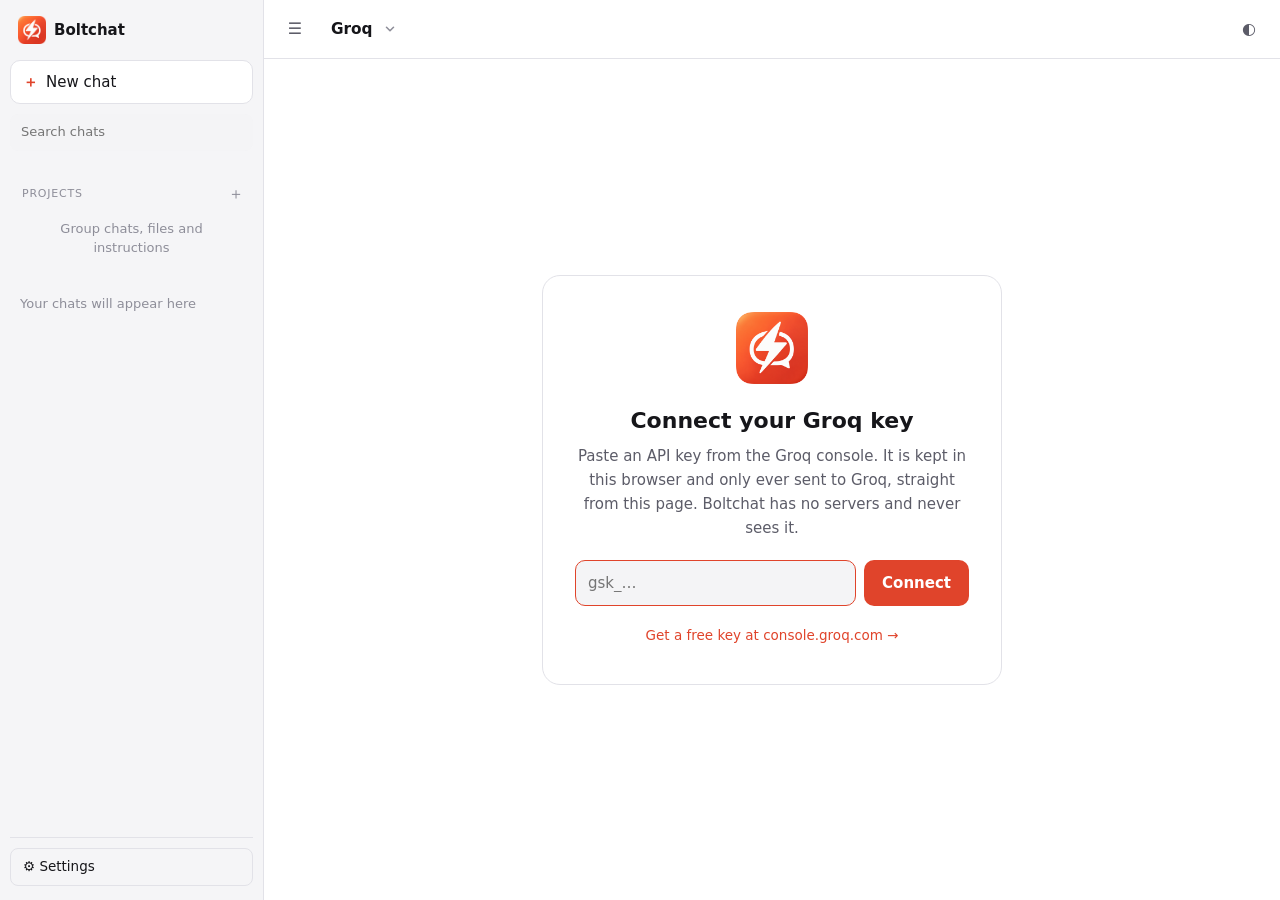
<file: app/index.html>
<!doctype html>
<!-- The Boltchat chat itself. chat.html shows this page inside the site's header and footer. -->
<html lang="en" class="web">
<head>
  <meta charset="utf-8">
  <meta name="viewport" content="width=device-width, initial-scale=1">
  <!-- This page may only load its own files and talk to Groq. Nothing else: no analytics, no CDNs, no other servers. -->
  <meta http-equiv="Content-Security-Policy"
        content="default-src 'self'; script-src 'self' 'wasm-unsafe-eval'; style-src 'self' 'unsafe-inline'; img-src 'self' data: blob:; media-src 'self' blob:; connect-src 'self' https://api.groq.com; worker-src 'self' blob:; font-src 'self' data:; object-src 'none'; base-uri 'none'; form-action 'none'">
  <meta name="referrer" content="no-referrer">
  <meta name="robots" content="noindex">
  <link rel="canonical" href="https://boltchat.harshit-garg.com/chat.html">
  <meta name="theme-color" content="#111113">
  <link rel="manifest" href="manifest.webmanifest">
  <link rel="icon" href="assets/icon-64.png">
  <link rel="apple-touch-icon" href="assets/icon.png">
  <title>Boltchat</title>
  <link rel="stylesheet" href="vendor/katex/katex.min.css">
  <link rel="stylesheet" href="styles.css">
  <link rel="stylesheet" href="projects.css">
  <link rel="stylesheet" href="web.css">
</head>
<body>
  <div class="app">
    <aside class="sidebar" id="sidebar">
      <div class="brand">
        <img class="brand-mark" src="assets/icon-64.png" alt="">
        <span class="brand-name">Boltchat</span>
      </div>
      <button class="new-chat" id="new-chat" title="New chat">
        <span>＋</span> New chat
      </button>
      <input class="chat-search" id="chat-search" type="search" placeholder="Search chats">
      <section class="project-section" id="project-section" aria-label="Projects">
        <div class="project-head">
          <span>Projects</span>
          <button class="chat-item-action" id="new-project" title="New project" aria-label="New project">＋</button>
        </div>
        <div class="project-list" id="project-list"></div>
      </section>
      <nav class="chat-list" id="chat-list" aria-label="Conversations"></nav>
      <div class="sidebar-footer">
        <div class="limits" id="limits" hidden>
          <div class="limit-row" id="limit-requests-row">
            <span>Requests left today</span><span id="limit-requests">–</span>
          </div>
          <div class="meter"><div class="meter-fill" id="meter-requests"></div></div>
          <div class="limit-row" id="limit-tokens-row">
            <span>Tokens left this minute</span><span id="limit-tokens">–</span>
          </div>
          <div class="meter"><div class="meter-fill" id="meter-tokens"></div></div>
          <div class="limit-note" id="limit-note"></div>
        </div>
        <button class="ghost-btn" id="open-settings" title="Settings (Ctrl+,)">⚙ Settings</button>
      </div>
    </aside>

    <main class="main">
      <header class="topbar">
        <button class="icon-btn" id="toggle-sidebar" title="Toggle sidebar">☰</button>
        <div class="model-picker" id="model-picker"></div>
        <div class="effort-picker" id="effort-picker" hidden></div>
        <button class="project-chip" id="project-chip" hidden title="Open this project"></button>
        <div class="topbar-spacer"></div>
        <button class="icon-btn" id="theme-btn" title="Toggle theme">◐</button>
      </header>

      <section class="onboarding" id="onboarding" hidden>
        <div class="card">
          <img class="onboard-mark" src="assets/icon.png" alt="">
          <h1>Connect your Groq key</h1>
          <p>Paste an API key from the Groq console. It is kept in this browser and only ever sent to Groq, straight from this page. Boltchat has no servers and never sees it.</p>
          <form id="key-form" class="key-form">
            <input id="key-input" type="password" placeholder="gsk_…" autocomplete="off" spellcheck="false">
            <button type="submit" class="primary-btn" id="key-save">Connect</button>
          </form>
          <p class="form-error" id="key-error" hidden></p>
          <button class="link-btn" data-href="https://console.groq.com/keys">Get a free key at console.groq.com →</button>
        </div>
      </section>

      <section class="project-view" id="project-view" hidden aria-label="Project"></section>

      <section class="thread" id="thread" aria-live="polite">
        <div class="empty" id="empty">
          <h1>What can I help with?</h1>
          <p class="empty-sub">Answers stream at hundreds of tokens per second. AI can make mistakes — check important facts.</p>
          <div class="suggestions" id="suggestions"></div>
        </div>
        <div class="messages" id="messages"></div>
      </section>

      <footer class="composer-wrap" id="composer-wrap">
        <div class="attachments" id="attachments" hidden></div>
        <div class="slash-menu" id="slash-menu" role="listbox" hidden></div>
        <form class="composer" id="composer">
          <span class="mode-chip" id="mode-chip" hidden></span>
          <button type="button" class="icon-btn" id="attach-btn" title="Attach image (vision models only)">📎</button>
          <input type="file" id="file-input" accept="image/png,image/jpeg,image/webp,image/gif" multiple hidden>
          <textarea id="prompt" rows="1" placeholder="Message Boltchat…  (type / for commands)"></textarea>
          <button type="button" class="icon-btn" id="mic-btn" title="Voice input (Whisper)">🎙</button>
          <button type="button" class="icon-btn" id="voice-chat-btn" title="Voice chat (Ctrl+Shift+V)" aria-label="Start voice chat"><svg viewBox="0 0 24 24" width="18" height="18" fill="none" stroke="currentColor" stroke-width="2" stroke-linecap="round" aria-hidden="true"><path d="M4 10v4M8 7v10M12 4v16M16 8v8M20 11v2"/></svg></button>
          <button type="submit" class="send-btn" id="send-btn" title="Send">↑</button>
        </form>
        <div class="composer-hint" id="composer-hint"></div>
      </footer>
    </main>
  </div>

  <div class="modal-backdrop" id="settings-modal" hidden>
    <div class="settings" role="dialog" aria-modal="true" aria-labelledby="settings-title">
      <button class="icon-btn settings-close" id="close-settings" title="Close (Esc)">✕</button>
      <nav class="settings-nav" aria-label="Settings sections">
        <div class="settings-nav-head">
          <img src="assets/icon-64.png" alt="">
          <div>
            <h2 id="settings-title">Settings</h2>
            <span class="settings-saved" id="settings-saved">All changes saved</span>
          </div>
        </div>
        <button class="settings-tab active" data-section="model"><span class="tab-ico">◆</span>Model</button>
        <button class="settings-tab" data-section="behavior"><span class="tab-ico">✎</span>Behavior</button>
        <button class="settings-tab" data-section="tools"><span class="tab-ico">⚒</span>Tools</button>
        <button class="settings-tab" data-section="voice"><span class="tab-ico">◉</span>Voice chat</button>
        <button class="settings-tab" data-section="memory"><span class="tab-ico">✦</span>Memory</button>
        <button class="settings-tab" data-section="appearance"><span class="tab-ico">◐</span>Appearance</button>
        <button class="settings-tab" data-section="key"><span class="tab-ico">⚿</span>API key</button>
        <button class="settings-tab" data-section="about"><span class="tab-ico">ⓘ</span>About</button>
      </nav>

      <div class="settings-body">

        <section class="settings-section active" data-section="model">
          <header><h3>Model</h3><p>What answers your messages, and how.</p></header>
          <div class="setting">
            <div class="setting-label"><strong>Default model</strong><span>Used for new messages. You can also switch from the top bar.</span></div>
            <div id="default-model-dropdown"></div>
          </div>
          <div class="setting">
            <div class="setting-label"><strong>Thinking</strong><span id="effort-note">How hard the model thinks before it answers.</span></div>
            <div id="effort-dropdown"></div>
          </div>
          <div class="setting">
            <div class="setting-label"><strong>Creativity</strong><span>Lower is focused and repeatable, higher is more varied.</span></div>
            <div class="segmented" id="temp-presets">
              <button data-temp="0.2"><b>Precise</b><small>0.2</small></button>
              <button data-temp="0.7"><b>Balanced</b><small>0.7</small></button>
              <button data-temp="1.2"><b>Creative</b><small>1.2</small></button>
            </div>
            <div class="slider-row">
              <input id="temperature" type="range" min="0" max="2" step="0.05" aria-label="Temperature">
              <span class="slider-value" id="temperature-value"></span>
            </div>
          </div>
          <div class="setting">
            <div class="setting-label"><strong>Max answer length</strong><span id="max-tokens-note">Upper limit on tokens per reply.</span></div>
            <div id="max-tokens-dropdown"></div>
          </div>
        </section>

        <section class="settings-section" data-section="behavior">
          <header><h3>Behavior</h3><p>A system prompt shapes every reply in every chat.</p></header>
          <div class="setting">
            <div class="setting-label"><strong>Start from a template</strong></div>
            <div class="chips" id="prompt-templates"></div>
          </div>
          <div class="setting setting-inline">
            <div class="setting-label"><strong>🔔 Chime when a reply is done</strong><span>A soft two-note bell when an answer finishes, handy while you're in another window.</span></div>
            <button class="ghost-btn small" id="chime-preview" title="Play the chime">▶ Preview</button>
            <button class="switch" role="switch" id="chime-switch" aria-label="Chime when a reply is done"><span></span></button>
          </div>
          <div class="setting setting-inline">
            <div class="setting-label"><strong>✨ Fresh start-screen ideas</strong><span>The new-chat buttons are drawn from your memories and from ideas the model comes up with, refreshed every few hours. Off shows a fixed set and makes no extra requests.</span></div>
            <button class="switch" role="switch" id="suggestions-switch" aria-label="Fresh start-screen ideas"><span></span></button>
          </div>
          <div class="setting">
            <div class="setting-label row"><strong>System prompt</strong><span class="char-count" id="prompt-count"></span></div>
            <textarea id="system-prompt" rows="7" placeholder="e.g. You are a concise assistant. Prefer bullet points and short answers."></textarea>
          </div>
        </section>

        <section class="settings-section" data-section="tools">
          <header><h3>Tools</h3><p>Let the model reach beyond its training data. Groq runs these tools for you — nothing to set up.</p></header>
          <div class="tool-cards" id="tool-cards"></div>
          <div class="tool-note" id="tool-note"></div>
          <div class="setting">
            <div class="setting-label"><strong>🎙 Voice input</strong><span>The mic button in the message box transcribes your speech with OpenAI's Whisper, running on Groq.</span></div>
            <div id="voice-model-dropdown"></div>
          </div>
          <div class="setting">
            <div class="setting-label"><strong>Slash commands</strong><span>Type <kbd>/</kbd> in the message box.</span></div>
            <div class="slash-list" id="slash-list"></div>
          </div>
        </section>

        <section class="settings-section" data-section="voice">
          <header><h3>Voice chat</h3><p>A hands-free spoken conversation: Boltchat listens, answers out loud, and you can interrupt. Audio is never saved; it is sent to Groq to be transcribed, and the reply text is sent to be spoken.</p></header>
          <div class="setting">
            <div class="setting-label"><strong>Voice</strong><span>Who reads the replies. Uses Groq's Orpheus text to speech (a preview model).</span></div>
            <div id="vc-voice-dropdown"></div>
          </div>
          <div class="setting">
            <div class="setting-label"><strong>Answering model</strong><span>Voice replies are short and spoken, so a fast model without a reasoning phase feels best. Web search and the code runner switch to GPT OSS when you turn them on in a call.</span></div>
            <div id="vc-llm-dropdown"></div>
          </div>
          <div class="setting">
            <div class="setting-label"><strong>How you talk</strong><span>Hands-free listens for you to pause. Push to talk records only while you hold Space or the orb.</span></div>
            <div id="vc-mode-dropdown"></div>
          </div>
          <div class="setting">
            <div class="setting-label"><strong>Wait after you stop talking</strong><span>How long a pause means you are done. Shorter feels snappier but may cut you off mid-thought.</span></div>
            <div id="vc-pause-dropdown"></div>
          </div>
          <div class="setting setting-inline">
            <div class="setting-label"><strong>Interrupt by speaking</strong><span>Talk over the model to cut it off. Works best with headphones; on speakers the mic can hear the model and cut itself off. Tap the orb, Space or Esc always work.</span></div>
            <button class="switch" role="switch" id="vc-interrupt-switch" aria-label="Interrupt by speaking"><span></span></button>
          </div>
          <div class="setting">
            <div class="setting-label"><strong>Headphones</strong><span>With headphones, interrupting reacts faster because the mic can't hear the model. Automatic guesses from the name of the sound device in use.</span></div>
            <div id="vc-headphones-dropdown"></div>
          </div>
          <div class="setting setting-inline">
            <div class="setting-label"><strong>Show captions</strong><span>The words of the conversation on the call screen.</span></div>
            <button class="switch" role="switch" id="vc-captions-switch" aria-label="Show captions"><span></span></button>
          </div>
          <div class="setting setting-inline">
            <div class="setting-label"><strong>Say something while searching</strong><span>A short phrase such as "Let me look that up" while a web search or code run is under way.</span></div>
            <button class="switch" role="switch" id="vc-filler-switch" aria-label="Say something while searching"><span></span></button>
          </div>
          <div class="setting setting-inline">
            <div class="setting-label"><strong>Use the system voice as a backup</strong><span>If Groq's speech is rate limited or unavailable, read replies with a voice built into your browser or device instead of going quiet.</span></div>
            <button class="switch" role="switch" id="vc-fallback-switch" aria-label="Use the system voice as a backup"><span></span></button>
          </div>
          <div class="setting">
            <div class="setting-label"><strong>Longest spoken answer</strong><span>Past this length the model stops talking and says it can keep going; the full answer stays on screen.</span></div>
            <div id="vc-cap-dropdown"></div>
          </div>
          <div class="setting">
            <div class="setting-label"><strong>End a quiet call after</strong><span>Closes the microphone if nobody says anything for a while.</span></div>
            <div id="vc-autoend-dropdown"></div>
          </div>
          <div class="tool-note">Start a call with the waveform button next to the mic, or press <kbd>Ctrl</kbd>+<kbd>Shift</kbd>+<kbd>V</kbd>. Speech costs a small amount on Groq's pay-as-you-go plan: roughly 4 cents an hour to transcribe and 2 cents per thousand spoken characters.</div>
        </section>

        <section class="settings-section" data-section="memory">
          <header><h3>Memory</h3><p>Let Boltchat get to know you over time. Memories are stored in this browser and sent to Groq along with your messages.</p></header>
          <div class="setting setting-inline">
            <div class="setting-label"><strong>Use memory</strong><span>Every chat starts with what Boltchat remembers about you. Ask “remember that…”, “what do you remember?” or “forget…” in any chat.</span></div>
            <button class="switch" role="switch" id="memory-switch" aria-label="Use memory"><span></span></button>
          </div>
          <div class="setting setting-inline">
            <div class="setting-label"><strong>Learn automatically</strong><span>After each reply, a small model notes lasting facts you share about yourself. Uses one extra request per reply.</span></div>
            <button class="switch" role="switch" id="memory-learn-switch" aria-label="Learn automatically"><span></span></button>
          </div>
          <div class="tool-note" id="memory-note"></div>
          <div class="setting">
            <div class="setting-label row"><strong>What Boltchat remembers</strong><span class="char-count" id="memory-count"></span></div>
            <form class="key-form memory-form" id="memory-form">
              <input id="memory-input" type="text" maxlength="500" placeholder="Add a memory, e.g. I prefer TypeScript over JavaScript" autocomplete="off">
              <button type="submit" class="primary-btn">Add</button>
            </form>
            <div class="memory-list" id="memory-list"></div>
            <button class="ghost-btn small danger" id="memory-clear">Forget everything</button>
          </div>
        </section>

        <!-- Starting with Windows doesn't apply to a web page. renderer.js (shared with the Windows app) still
             looks these controls up, so they stay in the page, with no tab that leads to them. -->
        <section class="settings-section" data-section="startup">
          <header><h3>Startup &amp; background</h3><p>How Boltchat starts with Windows, and what happens when you close it.</p></header>
          <div class="setting setting-inline">
            <div class="setting-label"><strong>🚀 Open when I sign in to Windows</strong><span id="startup-login-note">Boltchat starts with Windows, so it's ready the moment you need it.</span></div>
            <button class="ghost-btn small" id="startup-windows-settings" hidden>Open Windows settings</button>
            <button class="switch" role="switch" id="startup-login-switch" aria-label="Open when I sign in to Windows"><span></span></button>
          </div>
          <div class="setting setting-inline" id="startup-quiet-row">
            <div class="setting-label"><strong>🌙 Start quietly</strong><span id="startup-quiet-note">When it opens at sign-in, it waits minimized (or in the notification area) instead of popping up.</span></div>
            <button class="switch" role="switch" id="startup-quiet-switch" aria-label="Start quietly"><span></span></button>
          </div>
          <div class="setting">
            <div class="setting-label"><strong>When I close the window</strong><span>Replies and coding-agent tasks run inside Boltchat, so quitting stops them.</span></div>
            <div class="segmented" id="startup-close">
              <button data-close="quit"><b>Quit Boltchat</b><small>Close means close</small></button>
              <button data-close="tray"><b>Keep running in the tray</b><small>Work keeps going</small></button>
            </div>
            <p class="setting-note" id="startup-close-note"></p>
          </div>
          <div class="setting setting-inline">
            <div class="setting-label"><strong>✋ Ask before quitting mid-task</strong><span>If a reply or the coding agent is still working when you quit, choose to let it finish in the background, quit now, or stay.</span></div>
            <button class="switch" role="switch" id="startup-confirm-switch" aria-label="Ask before quitting mid-task"><span></span></button>
          </div>
          <div class="setting setting-inline">
            <div class="setting-label"><strong>🔔 Notify me about background work</strong><span>A Windows notification when a reply or agent task finishes, fails or needs your OK while Boltchat isn't the window you're using. Click it to jump right there.</span></div>
            <button class="ghost-btn small" id="startup-notify-test" title="Send a test notification">▶ Test</button>
            <button class="switch" role="switch" id="startup-notify-switch" aria-label="Notify me about background work"><span></span></button>
          </div>
        </section>

        <section class="settings-section" data-section="appearance">
          <header><h3>Appearance</h3><p>Make it yours. Changes apply instantly.</p></header>
          <div class="setting">
            <div class="setting-label"><strong>Theme</strong></div>
            <div class="theme-cards" id="theme-cards">
              <button data-theme-choice="system"><span class="theme-preview split"><i></i><i></i></span>Match device</button>
              <button data-theme-choice="dark"><span class="theme-preview dark"><i></i><i></i></span>Dark</button>
              <button data-theme-choice="light"><span class="theme-preview light"><i></i><i></i></span>Light</button>
            </div>
          </div>
          <div class="setting">
            <div class="setting-label"><strong>Accent color</strong></div>
            <div class="swatches" id="accent-swatches"></div>
          </div>
          <div class="setting">
            <div class="setting-label"><strong>Text size</strong></div>
            <div id="text-size-dropdown"></div>
          </div>
        </section>

        <section class="settings-section" data-section="key">
          <header><h3>API key</h3><p>Your key stays in this browser and is only sent to Groq.</p></header>
          <div class="key-card">
            <div class="key-status"><span class="status-dot" id="key-dot"></span><strong id="key-status">Not connected</strong></div>
            <div class="key-meta" id="key-meta"></div>
            <div class="key-actions">
              <button class="primary-btn" id="test-key">Test connection</button>
              <button class="ghost-btn" id="change-key">Use a different key</button>
              <button class="ghost-btn danger" id="remove-key">Remove saved key</button>
            </div>
            <div class="test-result" id="test-result" hidden></div>
          </div>
          <div class="usage-card" id="usage-card" hidden>
            <div class="setting-label"><strong>Your Groq rate limits</strong><span id="usage-model"></span></div>
            <div class="usage-grid">
              <div><span class="usage-num" id="usage-req"></span><span class="usage-label">requests left today</span><span class="usage-reset" id="usage-req-reset"></span></div>
              <div><span class="usage-num" id="usage-tok"></span><span class="usage-label">tokens left this minute</span><span class="usage-reset" id="usage-tok-reset"></span></div>
            </div>
            <p class="setting-note">Groq sends these with every reply. They're for your whole Groq organization and for this model; your plan sets how high they are.</p>
          </div>
          <button class="link-btn" data-href="https://console.groq.com/settings/limits">See your exact limits at console.groq.com →</button>
          <button class="link-btn" data-href="https://console.groq.com/keys">Manage keys at console.groq.com →</button>
        </section>

        <section class="settings-section" data-section="about">
          <div class="about-hero">
            <img src="assets/icon.png" alt="">
            <div>
              <h3>Boltchat</h3>
              <p id="about-version"></p>
              <p class="about-disclaimer">Answers are written by AI models running on Groq and can be wrong. Use ⚑ Report on any reply that’s harmful or misleading. Not affiliated with Groq, Inc.</p>
            </div>
          </div>
          <div class="about-list">
            <div class="web-data"><span>Chats, memories &amp; settings<small id="web-storage-note">Kept in this browser only</small></span><span class="web-data-actions"><button class="ghost-btn small" id="web-backup">Download backup</button><button class="ghost-btn small" id="web-restore">Restore…</button><button id="open-data" hidden></button><input type="file" id="web-restore-file" accept=".zip,application/zip" hidden></span></div>
            <div><span>Everything Boltchat keeps in this browser</span><button class="ghost-btn small danger" id="web-erase">Erase…</button></div>
            <div><span>Windows app, with the Code workspace</span><button class="ghost-btn small" data-href="https://boltchat.harshit-garg.com/">Open</button></div>
            <div><span>Groq console</span><button class="ghost-btn small" data-href="https://console.groq.com">Open</button></div>
            <div><span>Model docs</span><button class="ghost-btn small" data-href="https://console.groq.com/docs/models">Open</button></div>
            <div><span>Privacy policy</span><button class="ghost-btn small" data-href="https://boltchat.harshit-garg.com/privacy.html">Open</button></div>
            <div><span>Terms of use</span><button class="ghost-btn small" data-href="https://boltchat.harshit-garg.com/terms.html">Open</button></div>
            <div><span>Legal &amp; licenses</span><button class="ghost-btn small" data-href="https://boltchat.harshit-garg.com/legal.html">Open</button></div>
          </div>
          <div class="shortcut-list">
              <div><span>Settings</span><span><kbd>Ctrl</kbd><kbd>,</kbd></span></div>
            <div><span>Send</span><span><kbd>Enter</kbd></span></div>
            <div><span>New line</span><span><kbd>Shift</kbd><kbd>Enter</kbd></span></div>
            <div><span>Stop reply / close</span><span><kbd>Esc</kbd></span></div>
          </div>
        </section>
      </div>
    </div>
  </div>


  <!-- Voice chat: a full-window overlay while a hands-free call is running (voice-chat-ui.js) -->
  <div class="voice-overlay" id="voice-overlay" role="dialog" aria-modal="true" aria-label="Voice chat" tabindex="-1" hidden>
    <div class="voice-top">
      <span class="voice-title"><i class="voice-live" aria-hidden="true"></i> Voice chat</span>
      <span class="voice-model" id="voice-model"></span>
    </div>
    <div class="voice-stage">
      <button type="button" class="voice-orb" id="voice-orb" aria-label="Tap to interrupt" tabindex="-1">
        <span class="orb-ring r2"></span><span class="orb-ring"></span><span class="orb-core"></span>
      </button>
      <div class="voice-state" id="voice-state" aria-live="polite">Listening</div>
      <div class="voice-hint" id="voice-hint"></div>
    </div>
    <div class="voice-captions" id="voice-captions" aria-live="polite">
      <p class="cap-user" id="cap-user"></p>
      <p class="cap-model" id="cap-model"></p>
    </div>
    <div class="voice-controls">
      <button type="button" class="voice-btn" id="voice-mute" aria-pressed="false" title="Mute the microphone (M)">Mute</button>
      <button type="button" class="voice-btn" id="voice-interrupt" title="Stop the reply (Space)" disabled>Interrupt</button>
      <button type="button" class="voice-btn end" id="voice-end" title="End the call (Esc)">End</button>
    </div>
    <div class="voice-chips">
      <button type="button" class="voice-chip" id="voice-web" aria-pressed="false" title="Let the model search the web">🌐 Web</button>
      <button type="button" class="voice-chip" id="voice-code" aria-pressed="false" title="Let the model run Python">🐍 Code</button>
    </div>
  </div>

  <!-- Libraries (app/vendor, see THIRD-PARTY-NOTICES.txt) -->
  <script src="vendor/marked.umd.js"></script>
  <script src="vendor/purify.min.js"></script>
  <script src="vendor/katex/katex.min.js"></script>
  <script src="vendor/katex/mhchem.min.js"></script>
  <script src="vendor/jszip.min.js"></script>
  <!-- The engine: storage, projects, search and every request to Groq (app/engine) -->
  <script src="engine/loader.js"></script>
  <script src="engine/buffer.js"></script>
  <script src="engine/fs.js"></script>
  <script src="engine/path.js"></script>
  <script src="engine/crypto.js"></script>
  <script src="conversation-history.js"></script>
  <script src="project-context.js"></script>
  <script src="engine/shared/reasoning.js"></script>
  <script src="engine/shared/voice-settings.js"></script>
  <script src="engine/shared/retrieval.js"></script>
  <script src="engine/shared/chunker.js"></script>
  <script src="engine/shared/embedder.js"></script>
  <script src="engine/shared/project-store.js"></script>
  <script src="engine/shared/project-files.js"></script>
  <script src="engine/shared/ingest-host.js"></script>
  <script src="engine/shared/project-knowledge.js"></script>
  <script src="engine/shared/chat-index.js"></script>
  <script src="engine/storage.js"></script>
  <script src="engine/engine.js"></script>
  <!-- The page -->
  <script src="renderer.js"></script>
  <script src="projects.js"></script>
  <script src="project-files-ui.js"></script>
  <script src="project-memory-ui.js"></script>
  <script src="voice-chat.js"></script>
  <script src="voice-chat-ui.js"></script>
  <script src="web-shell.js"></script>
</body>
</html>
</file>
<file: app/styles.css>
:root {
  --bg: #111113;
  --bg-elev: #18181b;
  --bg-sidebar: #0c0c0e;
  --bg-hover: #232327;
  --bg-input: #1c1c20;
  --border: #2a2a30;
  --text: #ececf1;
  --text-muted: #9b9ba6;
  --text-faint: #6b6b76;
  --accent: #f55036;
  --accent-hover: #ff6a52;
  --accent-soft: rgba(245, 80, 54, 0.14);
  --user-bubble: #26262c;
  --code-bg: #0b0b0d;
  --danger: #ef4444;
  --ok: #22c55e;
  --shadow: 0 12px 40px rgba(0, 0, 0, 0.45);
  --math-ink: #f4f1ff;
  --math-bg: #141418;
  --math-grid: rgba(255, 255, 255, 0.035);
  --radius: 14px;
  color-scheme: dark;
}

:root[data-theme="light"] {
  --bg: #ffffff;
  --bg-elev: #ffffff;
  --bg-sidebar: #f5f5f7;
  --bg-hover: #ebebef;
  --bg-input: #f4f4f6;
  --border: #e2e2e8;
  --text: #16161a;
  --text-muted: #5c5c68;
  --text-faint: #8e8e99;
  --accent: #e0442b;
  --accent-hover: #c93a23;
  --accent-soft: rgba(224, 68, 43, 0.1);
  --user-bubble: #f0f0f3;
  --code-bg: #f6f6f8;
  --shadow: 0 12px 40px rgba(0, 0, 0, 0.12);
  --math-ink: #1b1530;
  --math-bg: #fcfcfe;
  --math-grid: rgba(20, 20, 60, 0.05);
  color-scheme: light;
}

* {
  box-sizing: border-box;
}

html,
body {
  margin: 0;
  height: 100%;
  background: var(--bg);
  color: var(--text);
  font:
    var(--base-size, 15px)/1.6 "Segoe UI Variable Text",
    "Segoe UI",
    system-ui,
    sans-serif;
  -webkit-font-smoothing: antialiased;
}

button,
input,
textarea,
select {
  font: inherit;
  color: inherit;
}
button {
  cursor: pointer;
}
[hidden] {
  display: none !important;
}

.app {
  display: flex;
  height: 100vh;
  overflow: hidden;
}

/* ---------- Sidebar ---------- */
.sidebar {
  width: 264px;
  flex-shrink: 0;
  background: var(--bg-sidebar);
  border-right: 1px solid var(--border);
  display: flex;
  flex-direction: column;
  padding: 14px 10px;
  gap: 10px;
  transition: margin-left 0.2s ease;
}
.app.sidebar-hidden .sidebar {
  margin-left: -264px;
}

.brand {
  display: flex;
  align-items: center;
  gap: 8px;
  padding: 2px 8px 6px;
  font-weight: 600;
}
.brand-mark {
  width: 28px;
  height: 28px;
}

.new-chat {
  display: flex;
  align-items: center;
  gap: 8px;
  padding: 9px 12px;
  border: 1px solid var(--border);
  border-radius: 10px;
  background: var(--bg-elev);
  font-weight: 500;
}
.new-chat:hover {
  background: var(--bg-hover);
}
.new-chat span {
  color: var(--accent);
  font-weight: 700;
}

.chat-search {
  padding: 7px 10px;
  border-radius: 8px;
  border: 1px solid transparent;
  background: var(--bg-input);
  outline: none;
  font-size: 13px;
}
.chat-search:focus {
  border-color: var(--border);
}

.chat-list {
  flex: 1;
  overflow-y: auto;
  display: flex;
  flex-direction: column;
  gap: 1px;
  margin: 0 -4px;
  padding: 0 4px;
}
.chat-group-label {
  font-size: 11px;
  text-transform: uppercase;
  letter-spacing: 0.06em;
  color: var(--text-faint);
  padding: 12px 10px 4px;
}
.chat-item {
  position: relative;
  display: flex;
  align-items: center;
  border-radius: 8px;
  padding: 7px 10px;
  font-size: 13.5px;
  color: var(--text-muted);
  cursor: pointer;
  gap: 6px;
}
.chat-item:hover {
  background: var(--bg-hover);
  color: var(--text);
}
.chat-item.active {
  background: var(--bg-hover);
  color: var(--text);
}
.chat-item-title {
  flex: 1;
  min-width: 0;
  overflow: hidden;
  white-space: nowrap;
  text-overflow: ellipsis;
}
.chat-item-actions {
  display: flex;
  align-items: center;
  gap: 2px;
  flex-shrink: 0;
  opacity: 0;
  transform: translateX(5px) scale(0.94);
  transition:
    opacity 0.18s ease,
    transform 0.24s cubic-bezier(0.16, 1, 0.3, 1);
}
.chat-item:hover .chat-item-actions,
.chat-item:focus-within .chat-item-actions,
.chat-item.active .chat-item-actions {
  opacity: 1;
  transform: none;
}
.chat-item-action {
  display: grid;
  place-items: center;
  width: 24px;
  height: 24px;
  padding: 0;
  border: 1px solid transparent;
  border-radius: 7px;
  background: transparent;
  color: var(--text-faint);
  font-size: 12px;
  line-height: 1;
}
.chat-item-action svg {
  width: 13px;
  height: 13px;
}
.chat-item-rename:hover {
  color: var(--accent);
  border-color: color-mix(in srgb, var(--accent) 28%, transparent);
  background: var(--accent-soft);
  box-shadow: 0 5px 14px -8px var(--accent);
}
.chat-item-delete:hover {
  color: var(--danger);
  background: rgba(239, 68, 68, 0.1);
}
.chat-item-action:focus-visible,
.user-message-edit:focus-visible,
.message-history-arrow:focus-visible,
.message-edit-add-image:focus-visible,
.message-edit-cancel:focus-visible,
.message-edit-save:focus-visible {
  outline: 2px solid var(--accent);
  outline-offset: 2px;
}
.chat-item.renaming {
  cursor: default;
  padding-left: 8px;
}
.chat-item.renaming:hover {
  padding-left: 8px;
}
.chat-item.renaming .chat-item-actions {
  display: none;
}
.chat-rename-input {
  width: 100%;
  min-width: 0;
  height: 30px;
  padding: 4px 9px;
  border: 1px solid color-mix(in srgb, var(--accent) 58%, transparent);
  border-radius: 8px;
  outline: none;
  background: var(--bg-input);
  color: var(--text);
  box-shadow:
    0 0 0 3px var(--accent-soft),
    0 8px 24px -16px var(--accent);
  font-size: inherit;
  animation: chat-rename-in 0.28s cubic-bezier(0.16, 1, 0.3, 1);
}
.chat-rename-input.invalid {
  border-color: var(--danger);
  box-shadow: 0 0 0 3px rgba(239, 68, 68, 0.12);
  animation: chat-rename-shake 0.3s ease;
}
.chat-item.rename-saved .chat-item-title {
  animation: chat-rename-saved 0.58s cubic-bezier(0.16, 1, 0.3, 1);
}
@keyframes chat-rename-in {
  from {
    opacity: 0;
    transform: scale(0.96) translateX(-4px);
  }
}
@keyframes chat-rename-shake {
  25% {
    transform: translateX(-4px);
  }
  75% {
    transform: translateX(4px);
  }
}
@keyframes chat-rename-saved {
  35% {
    color: var(--accent);
    text-shadow: 0 0 14px var(--accent-soft);
    transform: translateX(3px);
  }
}
.chat-empty {
  color: var(--text-faint);
  font-size: 13px;
  padding: 10px;
}

.sidebar-footer {
  display: flex;
  flex-direction: column;
  gap: 10px;
  border-top: 1px solid var(--border);
  padding-top: 10px;
}
.limits {
  font-size: 12px;
  color: var(--text-muted);
  padding: 0 6px;
  display: flex;
  flex-direction: column;
  gap: 4px;
}
.limit-row {
  display: flex;
  justify-content: space-between;
}
.limit-row span:last-child {
  color: var(--text);
  font-variant-numeric: tabular-nums;
}
.meter {
  height: 4px;
  border-radius: 4px;
  background: var(--bg-hover);
  overflow: hidden;
  margin-bottom: 4px;
}
.meter-fill {
  height: 100%;
  width: 100%;
  background: var(--ok);
  transition:
    width 0.3s ease,
    background 0.3s ease;
}
.limit-note {
  color: var(--text-faint);
  font-size: 11px;
  cursor: pointer;
}
.limit-note:hover {
  color: var(--text-muted);
  text-decoration: underline;
}
.limit-row {
  cursor: default;
}

.ghost-btn {
  border: 1px solid var(--border);
  background: transparent;
  border-radius: 8px;
  padding: 7px 12px;
  text-align: left;
  font-size: 13.5px;
}
.ghost-btn:hover {
  background: var(--bg-hover);
}
.ghost-btn.danger:hover {
  color: var(--danger);
  border-color: var(--danger);
}

/* ---------- Main ---------- */
.main {
  flex: 1;
  display: flex;
  flex-direction: column;
  min-width: 0;
  position: relative;
}

.topbar {
  display: flex;
  align-items: center;
  gap: 8px;
  padding: 10px 14px;
  border-bottom: 1px solid var(--border);
}
.topbar-spacer {
  flex: 1;
}

.icon-btn {
  border: 0;
  background: transparent;
  width: 34px;
  height: 34px;
  border-radius: 8px;
  display: grid;
  place-items: center;
  color: var(--text-muted);
  font-size: 16px;
  flex-shrink: 0;
}
.icon-btn:hover {
  background: var(--bg-hover);
  color: var(--text);
}
.icon-btn:disabled {
  opacity: 0.35;
  cursor: not-allowed;
  background: transparent;
}
.icon-btn.recording {
  color: #fff;
  background: var(--danger);
  animation: pulse 1.2s infinite;
}
@keyframes pulse {
  50% {
    opacity: 0.6;
  }
}

/* ---------- Custom dropdown ---------- */
.model-picker,
.effort-picker {
  min-width: 0;
}
.dd {
  position: relative;
  min-width: 0;
}
.dd-trigger {
  display: flex;
  align-items: center;
  gap: 10px;
  width: 100%;
  border: 1px solid var(--border);
  background: var(--bg-input);
  border-radius: 10px;
  padding: 9px 12px;
  text-align: left;
  transition:
    border-color 0.15s,
    background 0.15s,
    box-shadow 0.15s;
}
.dd-trigger:hover {
  border-color: var(--text-faint);
}
.dd-trigger:focus-visible,
.dd.open .dd-trigger {
  outline: none;
  border-color: var(--accent);
  box-shadow: 0 0 0 3px var(--accent-soft);
}
.dd-trigger-label {
  flex: 1;
  display: flex;
  align-items: center;
  gap: 8px;
  min-width: 0;
}
.dd-trigger-text {
  overflow: hidden;
  text-overflow: ellipsis;
  white-space: nowrap;
}
.dd-trigger-hint {
  margin-left: auto;
  font-size: 12px;
  color: var(--text-faint);
  white-space: nowrap;
}
.dd-caret {
  display: grid;
  place-items: center;
  color: var(--text-faint);
  transition:
    transform 0.18s ease,
    color 0.15s;
}
.dd.open .dd-caret {
  transform: rotate(180deg);
  color: var(--accent);
}

.dd-header .dd-trigger {
  border-color: transparent;
  background: transparent;
  font-weight: 600;
  font-size: 1.02em;
  padding: 6px 10px;
  box-shadow: none;
}
.dd-header .dd-trigger:hover,
.dd-header.open .dd-trigger {
  background: var(--bg-hover);
  border-color: transparent;
  box-shadow: none;
}

.dd-panel {
  position: fixed;
  z-index: 200;
  display: flex;
  flex-direction: column;
  background: var(--bg-elev);
  border: 1px solid var(--border);
  border-radius: 12px;
  box-shadow: var(--shadow);
  padding: 6px;
  animation: dd-in 0.14s ease;
}
.dd-panel.up {
  animation-name: dd-in-up;
}
@keyframes dd-in {
  from {
    opacity: 0;
    transform: translateY(-4px) scale(0.98);
  }
}
@keyframes dd-in-up {
  from {
    opacity: 0;
    transform: translateY(4px) scale(0.98);
  }
}
.dd-search {
  flex-shrink: 0;
  width: 100%;
  margin-bottom: 6px;
  padding: 8px 10px;
  border: 1px solid var(--border);
  border-radius: 8px;
  background: var(--bg-input);
  outline: none;
  font-size: 0.9em;
}
.dd-search:focus {
  border-color: var(--accent);
}
.dd-list {
  flex: 1;
  min-height: 0;
  max-height: 380px;
  overflow-y: auto;
  display: flex;
  flex-direction: column;
  gap: 1px;
}
.dd-option {
  padding: 8px 10px;
  border-radius: 8px;
  cursor: pointer;
  display: flex;
  flex-direction: column;
  gap: 3px;
}
.dd-option.highlighted {
  background: var(--bg-hover);
}
.dd-option.selected .dd-option-label {
  color: var(--accent);
}
/* Options that won't work right now stay visible (so you learn why) but can't be picked */
.dd-option.disabled {
  cursor: not-allowed;
}
.dd-option.disabled .dd-option-top,
.dd-option.disabled .badge {
  opacity: 0.45;
}
.dd-option.disabled.highlighted {
  background: transparent;
}
.dd-reason {
  color: #d97706;
  font-weight: 500;
}
.dd-reason::before {
  content: "⊘ ";
}
.dd-option-top {
  display: flex;
  align-items: center;
  gap: 8px;
  font-weight: 500;
}
.dd-option-label {
  flex: 1;
  min-width: 0;
  overflow: hidden;
  text-overflow: ellipsis;
  white-space: nowrap;
}
.dd-option-hint {
  font-size: 12px;
  color: var(--text-faint);
  font-weight: 400;
  white-space: nowrap;
}
.dd-check {
  width: 14px;
  text-align: right;
  color: var(--accent);
  font-weight: 700;
}
.dd-option-meta {
  display: flex;
  gap: 6px;
  flex-wrap: wrap;
  align-items: center;
  font-size: 12px;
  color: var(--text-muted);
}
.dd-empty {
  padding: 12px;
  text-align: center;
  color: var(--text-faint);
  font-size: 0.9em;
}
.dd-swatch {
  width: 12px;
  height: 12px;
  border-radius: 50%;
  flex-shrink: 0;
}

.badge {
  font-size: 11px;
  padding: 1px 7px;
  border-radius: 999px;
  background: var(--bg-hover);
  color: var(--text-muted);
}
.badge.accent {
  background: var(--accent-soft);
  color: var(--accent);
}

/* ---------- Onboarding ---------- */
.onboarding {
  flex: 1;
  display: grid;
  place-items: center;
  padding: 24px;
}
.card {
  width: min(460px, 100%);
  text-align: center;
  padding: 36px 32px;
  border: 1px solid var(--border);
  border-radius: 18px;
  background: var(--bg-elev);
}
.card h1 {
  margin: 12px 0 6px;
  font-size: 22px;
}
.card p {
  color: var(--text-muted);
  margin: 0 0 20px;
}
.onboard-mark {
  width: 72px;
  height: 72px;
}
.key-form {
  display: flex;
  gap: 8px;
}
.key-form input {
  flex: 1;
  min-width: 0;
  padding: 10px 12px;
  border: 1px solid var(--border);
  border-radius: 10px;
  background: var(--bg-input);
  outline: none;
}
.key-form input:focus {
  border-color: var(--accent);
}
.form-error {
  color: var(--danger) !important;
  font-size: 13px;
  margin: 10px 0 0 !important;
}
.link-btn {
  margin-top: 18px;
  border: 0;
  background: none;
  color: var(--accent);
  font-size: 13.5px;
}
.link-btn:hover {
  text-decoration: underline;
}

.primary-btn {
  border: 0;
  background: var(--accent);
  color: #fff;
  border-radius: 10px;
  padding: 9px 18px;
  font-weight: 600;
}
.primary-btn:hover {
  background: var(--accent-hover);
}
.primary-btn:disabled {
  opacity: 0.6;
  cursor: wait;
}

/* ---------- Thread ---------- */
.thread {
  flex: 1;
  overflow-y: auto;
  scroll-behavior: smooth;
}
.empty {
  max-width: 720px;
  margin: 0 auto;
  padding: 16vh 24px 24px;
  text-align: center;
}
.empty h1 {
  font-size: 30px;
  font-weight: 600;
  margin: 0 0 6px;
  letter-spacing: -0.02em;
}
.empty-sub {
  color: var(--text-muted);
  margin: 0 0 28px;
}
.suggestions {
  display: grid;
  grid-template-columns: repeat(2, 1fr);
  gap: 10px;
}
.suggestions button {
  text-align: left;
  padding: 12px 14px;
  border: 1px solid var(--border);
  border-radius: 12px;
  background: var(--bg-elev);
  color: var(--text-muted);
  font-size: 13.5px;
}
.suggestions button:hover {
  background: var(--bg-hover);
  color: var(--text);
}
.suggestions button {
  display: flex;
  gap: 8px;
  align-items: baseline;
}
.suggestion-ico {
  flex-shrink: 0;
  width: 16px;
  text-align: center;
  opacity: 0.8;
}

.messages {
  max-width: 800px;
  margin: 0 auto;
  padding: 24px 24px 40px;
  display: flex;
  flex-direction: column;
  gap: 26px;
}

.msg {
  position: relative;
  display: flex;
  flex-direction: column;
  gap: 6px;
}
.msg.user {
  align-items: flex-end;
}
.msg.user .bubble {
  background: var(--user-bubble);
  padding: 10px 16px;
  border-radius: 18px;
  max-width: 80%;
  white-space: pre-wrap;
  word-wrap: break-word;
}
.msg-images {
  display: flex;
  gap: 6px;
  flex-wrap: wrap;
  justify-content: flex-end;
}
.msg-images img {
  max-width: 220px;
  max-height: 180px;
  border-radius: 12px;
  border: 1px solid var(--border);
}
.user-message-meta {
  display: flex;
  align-items: center;
  justify-content: flex-end;
  gap: 7px;
  width: min(80%, 100%);
  min-height: 24px;
}
.user-message-actions {
  display: flex;
  align-items: center;
  opacity: 0;
  transform: translateX(4px);
  transition:
    opacity 0.18s ease,
    transform 0.24s cubic-bezier(0.16, 1, 0.3, 1);
}
.msg.user:hover .user-message-actions,
.msg.user:focus-within .user-message-actions {
  opacity: 1;
  transform: none;
}
.user-message-edit {
  display: inline-flex;
  align-items: center;
  gap: 5px;
  padding: 3px 8px;
  border: 1px solid transparent;
  border-radius: 8px;
  background: transparent;
  color: var(--text-faint);
  font-size: 12px;
}
.user-message-edit svg {
  width: 12px;
  height: 12px;
}
.user-message-edit:hover {
  color: var(--accent);
  border-color: color-mix(in srgb, var(--accent) 24%, transparent);
  background: var(--accent-soft);
  box-shadow: 0 6px 18px -12px var(--accent);
}

.message-history-nav {
  display: inline-flex;
  align-items: center;
  gap: 2px;
  height: 25px;
  padding: 2px 3px;
  border: 1px solid color-mix(in srgb, var(--border) 86%, transparent);
  border-radius: 999px;
  background: color-mix(in srgb, var(--bg-elev) 84%, transparent);
  color: var(--text-faint);
  box-shadow:
    0 8px 22px -18px rgba(0, 0, 0, 0.8),
    inset 0 1px rgba(255, 255, 255, 0.04);
  backdrop-filter: blur(10px);
  font-variant-numeric: tabular-nums;
  animation: history-controls-in 0.32s cubic-bezier(0.16, 1, 0.3, 1);
}
.message-history-response {
  margin-right: 3px;
}
.message-history-arrow {
  display: grid;
  place-items: center;
  width: 20px;
  height: 20px;
  padding: 0;
  border: 0;
  border-radius: 50%;
  background: transparent;
  color: inherit;
}
.message-history-arrow svg {
  width: 13px;
  height: 13px;
}
.message-history-arrow:hover:not(:disabled) {
  color: var(--accent);
  background: var(--accent-soft);
  box-shadow: 0 5px 14px -9px var(--accent);
}
.message-history-arrow:disabled {
  cursor: default;
  opacity: 0.28;
}
.message-history-count {
  min-width: 31px;
  padding: 0 2px;
  text-align: center;
  color: var(--text-muted);
  font-size: 10.5px;
  font-weight: 650;
  letter-spacing: 0.02em;
}

.msg.user.editing {
  width: 100%;
  align-items: stretch;
}
.message-editor {
  position: relative;
  width: min(680px, 92%);
  margin-left: auto;
  padding: 16px;
  overflow: hidden;
  border: 1px solid color-mix(in srgb, var(--accent) 42%, var(--border));
  border-radius: 18px;
  background: radial-gradient(100% 140% at 100% 0%, var(--accent-soft), transparent 52%), var(--bg-elev);
  box-shadow:
    0 22px 54px -34px var(--accent),
    0 12px 32px rgba(0, 0, 0, 0.18),
    inset 0 1px rgba(255, 255, 255, 0.04);
  animation: message-editor-in 0.38s cubic-bezier(0.16, 1, 0.3, 1);
}
.message-editor::before {
  content: "";
  position: absolute;
  inset: 0;
  pointer-events: none;
  background: linear-gradient(115deg, transparent 30%, rgba(255, 255, 255, 0.055) 48%, transparent 66%);
  transform: translateX(-115%);
  animation: editor-sheen 0.65s 0.04s ease-out;
}
.message-editor.saving {
  pointer-events: none;
}
.message-editor.saving::after {
  content: "";
  position: absolute;
  inset: 0;
  pointer-events: none;
  background: linear-gradient(100deg, transparent 25%, var(--accent-soft) 50%, transparent 75%) 0 0 / 220% 100%;
  animation: editor-saving 0.9s linear infinite;
}
.message-edit-header {
  display: flex;
  align-items: center;
  gap: 8px;
  margin-bottom: 11px;
}
.message-edit-label {
  font-size: 12px;
  font-weight: 650;
  letter-spacing: 0.02em;
  color: var(--text-muted);
}
.message-edit-spark {
  color: var(--accent);
  display: inline-block;
  animation: edit-spark 1.8s ease-in-out infinite;
}
.message-edit-tool {
  margin-left: auto;
  padding: 2px 8px;
  border-radius: 999px;
  background: var(--accent-soft);
  color: var(--accent);
  font-size: 11px;
  font-weight: 600;
}
.message-edit-textarea {
  display: block;
  width: 100%;
  min-height: 92px;
  max-height: 260px;
  resize: none;
  overflow-y: auto;
  padding: 12px 13px;
  border: 1px solid var(--border);
  border-radius: 12px;
  outline: none;
  background: color-mix(in srgb, var(--bg-input) 90%, transparent);
  color: var(--text);
  line-height: 1.55;
  box-shadow: inset 0 1px 2px rgba(0, 0, 0, 0.12);
  transition:
    border-color 0.2s ease,
    box-shadow 0.25s ease,
    background 0.2s ease;
}
.message-edit-textarea:focus {
  border-color: var(--accent);
  background: var(--bg-input);
  box-shadow:
    0 0 0 3px var(--accent-soft),
    inset 0 1px 2px rgba(0, 0, 0, 0.1);
}
.message-edit-attachments {
  display: flex;
  align-items: center;
  gap: 9px;
  flex-wrap: wrap;
  margin-top: 11px;
}
.message-edit-image {
  position: relative;
  animation: edit-image-in 0.28s cubic-bezier(0.16, 1, 0.3, 1);
}
.message-edit-image img {
  display: block;
  width: 58px;
  height: 58px;
  object-fit: cover;
  border: 1px solid var(--border);
  border-radius: 11px;
  box-shadow: 0 8px 18px -12px rgba(0, 0, 0, 0.7);
}
.message-edit-image button {
  position: absolute;
  top: -6px;
  right: -6px;
  display: grid;
  place-items: center;
  width: 21px;
  height: 21px;
  padding: 0;
  border: 2px solid var(--bg-elev);
  border-radius: 50%;
  background: var(--text);
  color: var(--bg);
  font-size: 10px;
  line-height: 1;
}
.message-edit-image button:hover {
  background: var(--danger);
  color: #fff;
  transform: rotate(90deg) scale(1.08);
}
.message-edit-add-image {
  display: inline-flex;
  align-items: center;
  gap: 5px;
  min-height: 36px;
  padding: 6px 10px;
  border: 1px dashed var(--border);
  border-radius: 10px;
  background: transparent;
  color: var(--text-muted);
  font-size: 12px;
}
.message-edit-add-image span {
  color: var(--accent);
  font-size: 15px;
}
.message-edit-add-image:hover {
  border-color: var(--accent);
  background: var(--accent-soft);
  color: var(--text);
}
.message-edit-meta {
  display: flex;
  justify-content: space-between;
  gap: 10px;
  min-height: 22px;
  padding: 7px 2px 2px;
  font-size: 11.5px;
  color: var(--text-faint);
}
.message-edit-status.warning {
  color: #d97706;
}
.message-edit-count {
  white-space: nowrap;
}
.message-edit-actions {
  display: flex;
  align-items: center;
  gap: 8px;
  margin-top: 9px;
}
.message-edit-shortcut {
  margin-right: auto;
  color: var(--text-faint);
  font-size: 11px;
}
.message-edit-shortcut kbd {
  min-width: auto;
  margin: 0 2px 0 0;
  padding: 0 5px;
  font-size: 10px;
}
.message-edit-cancel,
.message-edit-save {
  border-radius: 10px;
  padding: 7px 12px;
  font-size: 12.5px;
  font-weight: 600;
}
.message-edit-cancel {
  border: 1px solid var(--border);
  background: transparent;
  color: var(--text-muted);
}
.message-edit-cancel:hover {
  background: var(--bg-hover);
  color: var(--text);
}
.message-edit-save {
  display: inline-flex;
  align-items: center;
  gap: 6px;
  border: 1px solid color-mix(in srgb, var(--accent) 55%, transparent);
  background: linear-gradient(145deg, var(--accent-hover), var(--accent));
  color: #fff;
  box-shadow:
    0 9px 24px -12px var(--accent),
    inset 0 1px rgba(255, 255, 255, 0.22);
}
.message-edit-save:hover:not(:disabled) {
  transform: translateY(-1px);
  box-shadow:
    0 12px 28px -12px var(--accent),
    inset 0 1px rgba(255, 255, 255, 0.28);
}
.message-edit-save:disabled {
  cursor: not-allowed;
  opacity: 0.48;
  box-shadow: none;
}
.mini-spinner {
  display: inline-block;
  width: 12px;
  height: 12px;
  border: 2px solid currentColor;
  border-right-color: transparent;
  border-radius: 50%;
  animation: mini-spin 0.65s linear infinite;
}
.msg.edit-downstream {
  transition:
    opacity 0.24s ease,
    filter 0.24s ease,
    transform 0.24s ease;
}
.msg.parked-for-edit {
  opacity: 0.62;
  filter: saturate(0.72);
  transform: scale(0.992);
  transform-origin: top center;
}
.parked-response-status {
  display: inline-flex;
  align-items: center;
  gap: 5px;
  padding: 2px 8px;
  border: 1px solid color-mix(in srgb, var(--accent) 24%, transparent);
  border-radius: 999px;
  background: var(--accent-soft);
  color: var(--accent);
  font-size: 11.5px;
  font-weight: 600;
}
.parked-response-status.stopping {
  color: var(--text-muted);
  border-color: var(--border);
  background: var(--bg-hover);
}
.msg.branch-exit {
  pointer-events: none;
  animation: branch-exit 0.24s cubic-bezier(0.4, 0, 1, 1) forwards;
}
.composer.locked-for-edit {
  opacity: 0.58;
  box-shadow: none;
}

@keyframes message-editor-in {
  from {
    opacity: 0;
    filter: blur(6px);
    transform: translateY(12px) scale(0.975);
  }
}
@keyframes editor-sheen {
  to {
    transform: translateX(115%);
  }
}
@keyframes editor-saving {
  to {
    background-position: -220% 0;
  }
}
@keyframes edit-spark {
  50% {
    opacity: 0.55;
    transform: rotate(20deg) scale(1.16);
  }
}
@keyframes edit-image-in {
  from {
    opacity: 0;
    transform: scale(0.82);
  }
}
@keyframes mini-spin {
  to {
    transform: rotate(360deg);
  }
}
@keyframes branch-exit {
  to {
    opacity: 0;
    filter: blur(6px);
    transform: translateY(10px) scale(0.975);
  }
}
@keyframes history-controls-in {
  from {
    opacity: 0;
    transform: scale(0.86);
  }
}

.msg.assistant .body {
  word-wrap: break-word;
}
.body > :first-child {
  margin-top: 0;
}
.body > :last-child {
  margin-bottom: 0;
}
.body p {
  margin: 0 0 12px;
}
.body ul,
.body ol {
  padding-left: 22px;
  margin: 0 0 12px;
}
.body li {
  margin: 3px 0;
}
.body h1,
.body h2,
.body h3 {
  line-height: 1.3;
  margin: 20px 0 10px;
}
.body h1 {
  font-size: 1.4em;
}
.body h2 {
  font-size: 1.22em;
}
.body h3 {
  font-size: 1.08em;
}
.body a {
  color: var(--accent);
}
.body blockquote {
  margin: 0 0 12px;
  padding-left: 14px;
  border-left: 3px solid var(--border);
  color: var(--text-muted);
}
.body table {
  border-collapse: collapse;
  margin: 0 0 12px;
  display: block;
  overflow-x: auto;
}
.body th,
.body td {
  border: 1px solid var(--border);
  padding: 6px 12px;
  text-align: left;
}
.body th {
  background: var(--bg-hover);
}
.body :not(pre) > code {
  background: var(--bg-hover);
  padding: 1px 6px;
  border-radius: 6px;
  font-size: 0.88em;
}
.body pre {
  position: relative;
  background: var(--code-bg);
  border: 1px solid var(--border);
  border-radius: 10px;
  padding: 14px 16px;
  overflow-x: auto;
  margin: 0 0 12px;
  font-size: 13px;
  line-height: 1.55;
}
.body pre code {
  font-family: "Cascadia Code", Consolas, monospace;
}
.code-lang {
  position: absolute;
  top: 6px;
  left: 12px;
  font-size: 11px;
  color: var(--text-faint);
  font-family: inherit;
}
.body pre.has-lang {
  padding-top: 28px;
}
.copy-code {
  position: absolute;
  top: 6px;
  right: 6px;
  border: 1px solid var(--border);
  background: var(--bg-elev);
  color: var(--text-muted);
  border-radius: 6px;
  padding: 2px 8px;
  font-size: 11.5px;
  opacity: 0;
  transition: opacity 0.15s;
}
.body pre:hover .copy-code {
  opacity: 1;
}

.cursor::after {
  content: "";
  display: inline-block;
  width: 8px;
  height: 1em;
  margin-left: 2px;
  vertical-align: text-bottom;
  background: var(--accent);
  animation: blink 1s steps(2) infinite;
}
@keyframes blink {
  50% {
    opacity: 0;
  }
}

.reasoning {
  border-left: 2px solid var(--border);
  padding-left: 12px;
  color: var(--text-muted);
  font-size: 13.5px;
}
.reasoning summary {
  cursor: pointer;
  color: var(--text-faint);
  list-style: none;
  user-select: none;
}
.reasoning summary::before {
  content: "▸ ";
}
.reasoning[open] summary::before {
  content: "▾ ";
}
.reasoning-text {
  white-space: pre-wrap;
  margin-top: 6px;
  max-height: 280px;
  overflow-y: auto;
}

.msg-error {
  color: var(--danger);
  background: rgba(239, 68, 68, 0.08);
  border: 1px solid rgba(239, 68, 68, 0.3);
  padding: 10px 14px;
  border-radius: 10px;
  font-size: 14px;
}

.msg-foot {
  display: flex;
  align-items: center;
  gap: 4px;
  min-height: 26px;
}
.stats {
  font-size: 12px;
  color: var(--text-faint);
  font-variant-numeric: tabular-nums;
  margin-right: 6px;
}
.stats .speed {
  color: var(--accent);
  font-weight: 600;
}
.msg-action {
  border: 0;
  background: transparent;
  color: var(--text-faint);
  border-radius: 6px;
  padding: 2px 8px;
  font-size: 12.5px;
}
.msg-action:hover {
  background: var(--bg-hover);
  color: var(--text);
}

/* ---------- Composer ---------- */
.composer-wrap {
  position: relative;
  padding: 8px 24px 16px;
  max-width: 848px;
  width: 100%;
  margin: 0 auto;
}
.composer {
  display: flex;
  align-items: flex-end;
  gap: 4px;
  background: var(--bg-input);
  border: 1px solid var(--border);
  border-radius: 20px;
  padding: 6px;
  transition: border-color 0.15s;
}
.composer:focus-within {
  border-color: var(--text-faint);
}
.composer textarea {
  flex: 1;
  border: 0;
  outline: none;
  resize: none;
  background: transparent;
  padding: 7px 4px;
  max-height: 240px;
  line-height: 1.5;
}
.send-btn {
  width: 34px;
  height: 34px;
  border-radius: 50%;
  border: 0;
  background: var(--accent);
  color: #fff;
  font-weight: 700;
  font-size: 16px;
  flex-shrink: 0;
}
.send-btn:hover {
  background: var(--accent-hover);
}
.send-btn:disabled {
  background: var(--bg-hover);
  color: var(--text-faint);
  cursor: not-allowed;
}
.send-btn.stop {
  background: var(--text);
  color: var(--bg);
  font-size: 12px;
}
.composer-hint {
  text-align: center;
  font-size: 11.5px;
  color: var(--text-faint);
  margin-top: 6px;
  min-height: 16px;
}

.attachments {
  display: flex;
  gap: 8px;
  margin-bottom: 8px;
  flex-wrap: wrap;
}
.attachment {
  position: relative;
}
.attachment img {
  width: 64px;
  height: 64px;
  object-fit: cover;
  border-radius: 10px;
  border: 1px solid var(--border);
}
.attachment button {
  position: absolute;
  top: -6px;
  right: -6px;
  width: 20px;
  height: 20px;
  border-radius: 50%;
  border: 0;
  background: var(--text);
  color: var(--bg);
  font-size: 11px;
  line-height: 20px;
  padding: 0;
}

/* ---------- Settings ---------- */
.modal-backdrop {
  position: fixed;
  inset: 0;
  z-index: 50;
  background: rgba(5, 5, 8, 0.62);
  -webkit-backdrop-filter: blur(10px) saturate(0.82);
  backdrop-filter: blur(10px) saturate(0.82);
  display: grid;
  place-items: center;
  padding: 16px;
  isolation: isolate;
  animation: settings-backdrop-in 0.34s cubic-bezier(0.16, 1, 0.3, 1) both;
}
.modal-backdrop::before {
  content: "";
  position: absolute;
  inset: 0;
  z-index: -1;
  pointer-events: none;
  background: radial-gradient(circle at 50% 42%, var(--accent-soft), transparent 45%);
  animation: settings-glow-in 0.55s 0.04s ease-out both;
}
.modal-backdrop.closing {
  pointer-events: none;
  animation: settings-backdrop-out 0.28s cubic-bezier(0.4, 0, 1, 1) forwards;
}
.modal-backdrop.closing::before {
  animation: settings-glow-out 0.22s ease-in forwards;
}

@keyframes settings-backdrop-in {
  from {
    opacity: 0;
    -webkit-backdrop-filter: blur(0) saturate(1);
    backdrop-filter: blur(0) saturate(1);
  }
  to {
    opacity: 1;
  }
}
@keyframes settings-backdrop-out {
  from {
    opacity: 1;
  }
  to {
    opacity: 0;
    -webkit-backdrop-filter: blur(2px) saturate(1);
    backdrop-filter: blur(2px) saturate(1);
  }
}
@keyframes settings-glow-in {
  from {
    opacity: 0;
    transform: scale(0.72);
  }
  to {
    opacity: 1;
    transform: scale(1);
  }
}
@keyframes settings-glow-out {
  to {
    opacity: 0;
    transform: scale(1.12);
  }
}

.settings {
  position: relative;
  width: min(860px, 100%);
  height: min(620px, 100%);
  display: flex;
  background: var(--bg-elev);
  border: 1px solid var(--border);
  border-radius: 20px;
  box-shadow: 0 30px 80px rgba(0, 0, 0, 0.5);
  overflow: hidden;
  transform-origin: 50% 38%;
  will-change: transform, opacity, filter;
  animation: settings-dialog-in 0.48s cubic-bezier(0.16, 1, 0.3, 1) both;
}
.settings::after {
  content: "";
  position: absolute;
  inset: 0;
  z-index: 3;
  pointer-events: none;
  background: linear-gradient(115deg, transparent 30%, rgba(255, 255, 255, 0.08) 48%, transparent 66%);
  transform: translateX(-115%);
  animation: settings-sheen 0.72s 0.08s cubic-bezier(0.2, 0.75, 0.3, 1) both;
}
.modal-backdrop.closing .settings {
  animation: settings-dialog-out 0.28s cubic-bezier(0.4, 0, 1, 1) forwards;
}
.modal-backdrop.closing .settings::after {
  animation: none;
  opacity: 0;
}

@keyframes settings-dialog-in {
  from {
    opacity: 0;
    filter: blur(10px);
    transform: perspective(900px) translateY(30px) scale(0.94) rotateX(4deg);
  }
  62% {
    opacity: 1;
  }
  to {
    opacity: 1;
    filter: blur(0);
    transform: perspective(900px) translateY(0) scale(1) rotateX(0);
  }
}
@keyframes settings-dialog-out {
  from {
    opacity: 1;
    filter: blur(0);
    transform: perspective(900px) translateY(0) scale(1) rotateX(0);
  }
  to {
    opacity: 0;
    filter: blur(7px);
    transform: perspective(900px) translateY(18px) scale(0.965) rotateX(-2deg);
  }
}
@keyframes settings-sheen {
  from {
    transform: translateX(-115%);
  }
  to {
    transform: translateX(115%);
  }
}

.settings-nav {
  width: 220px;
  flex-shrink: 0;
  background: var(--bg-sidebar);
  border-right: 1px solid var(--border);
  padding: 18px 12px;
  display: flex;
  flex-direction: column;
  gap: 2px;
}
.settings-nav-head {
  display: flex;
  align-items: center;
  gap: 10px;
  padding: 0 6px 16px;
}
.settings-nav-head img {
  width: 36px;
  height: 36px;
}
.settings-nav-head h2 {
  margin: 0;
  font-size: 1.1em;
  line-height: 1.2;
}
.settings-saved {
  font-size: 0.78em;
  color: var(--text-faint);
  transition: color 0.2s;
}
.settings-saved.flash {
  color: var(--ok);
}
.settings-tab {
  position: relative;
  display: flex;
  align-items: center;
  gap: 10px;
  border: 0;
  background: transparent;
  padding: 9px 12px;
  border-radius: 10px;
  color: var(--text-muted);
  text-align: left;
  font-size: 0.93em;
  transition:
    background 0.15s,
    color 0.15s;
}
.settings-tab:hover {
  background: var(--bg-hover);
  color: var(--text);
}
.settings-tab.active {
  background: var(--accent-soft);
  color: var(--accent);
  font-weight: 600;
}
.settings-tab.active::before {
  content: "";
  position: absolute;
  left: -12px;
  top: 8px;
  bottom: 8px;
  width: 3px;
  border-radius: 0 3px 3px 0;
  background: var(--accent);
}
.tab-ico {
  width: 18px;
  text-align: center;
  font-size: 1.05em;
}

.settings-body {
  flex: 1;
  position: relative;
  overflow-y: auto;
  padding: 26px 32px 32px;
}
.settings-close {
  position: absolute;
  top: 14px;
  right: 14px;
  z-index: 4;
  width: 38px;
  height: 38px;
  border: 1px solid transparent;
  border-radius: 12px;
  background: rgba(255, 255, 255, 0.025);
  font-weight: 600;
  line-height: 1;
}
.settings-close::after {
  content: "";
  position: absolute;
  inset: -5px;
  pointer-events: none;
  border: 1px solid color-mix(in srgb, var(--accent) 38%, transparent);
  border-radius: 16px;
  opacity: 0;
  transform: scale(0.76);
}
.settings-section {
  display: none;
}
.settings-section.active {
  display: block;
  animation: section-in 0.22s ease;
}
@keyframes section-in {
  from {
    opacity: 0;
    transform: translateX(8px);
  }
  to {
    opacity: 1;
    transform: none;
  }
}
.settings-section > header {
  margin-bottom: 18px;
  padding-right: 40px;
}
.settings-section > header h3 {
  margin: 0 0 2px;
  font-size: 1.35em;
  letter-spacing: -0.01em;
}
.settings-section > header p {
  margin: 0;
  color: var(--text-muted);
  font-size: 0.92em;
}

.setting {
  padding: 16px 0;
  border-top: 1px solid var(--border);
}
.setting-label {
  display: flex;
  flex-direction: column;
  gap: 2px;
  margin-bottom: 10px;
}
.setting-label.row {
  flex-direction: row;
  justify-content: space-between;
  align-items: baseline;
}
.setting-label strong {
  font-weight: 600;
  font-size: 0.95em;
}
.setting-label span {
  color: var(--text-muted);
  font-size: 0.84em;
}

.segmented {
  display: grid;
  grid-auto-flow: column;
  grid-auto-columns: 1fr; /* as many equal columns as there are options */
  gap: 8px;
  margin-bottom: 14px;
}
.segmented button {
  display: flex;
  flex-direction: column;
  align-items: center;
  gap: 0;
  border: 1px solid var(--border);
  background: var(--bg-input);
  border-radius: 12px;
  padding: 10px 8px;
  transition:
    border-color 0.15s,
    background 0.15s,
    transform 0.1s;
}
.segmented button:hover {
  border-color: var(--text-faint);
}
.segmented button:active {
  transform: scale(0.98);
}
.segmented button small {
  color: var(--text-faint);
  font-size: 0.78em;
}
.segmented button.active {
  border-color: var(--accent);
  background: var(--accent-soft);
}
.segmented button.active b {
  color: var(--accent);
}

.slider-row {
  display: flex;
  align-items: center;
  gap: 14px;
}
.slider-row input[type="range"] {
  --fill: 35%;
  flex: 1;
  -webkit-appearance: none;
  appearance: none;
  height: 6px;
  border-radius: 6px;
  background: linear-gradient(to right, var(--accent) var(--fill), var(--bg-hover) var(--fill));
  outline: none;
}
.slider-row input[type="range"]::-webkit-slider-thumb {
  -webkit-appearance: none;
  width: 18px;
  height: 18px;
  border-radius: 50%;
  background: #fff;
  border: 3px solid var(--accent);
  box-shadow: 0 1px 4px rgba(0, 0, 0, 0.35);
  cursor: grab;
  transition: transform 0.1s;
}
.slider-row input[type="range"]:active::-webkit-slider-thumb {
  transform: scale(1.15);
  cursor: grabbing;
}
.slider-value {
  min-width: 52px;
  text-align: center;
  font-variant-numeric: tabular-nums;
  font-weight: 600;
  padding: 3px 8px;
  border-radius: 8px;
  background: var(--bg-hover);
  font-size: 0.9em;
}

.chips {
  display: flex;
  flex-wrap: wrap;
  gap: 8px;
}
.chip {
  border: 1px solid var(--border);
  background: var(--bg-input);
  border-radius: 999px;
  padding: 6px 14px;
  font-size: 0.87em;
  transition:
    border-color 0.15s,
    color 0.15s,
    background 0.15s;
}
.chip:hover {
  border-color: var(--accent);
  color: var(--accent);
  background: var(--accent-soft);
}
.chip.ghost {
  border-style: dashed;
  color: var(--text-muted);
}
.char-count {
  font-variant-numeric: tabular-nums;
}
.settings textarea {
  width: 100%;
  padding: 12px 14px;
  border: 1px solid var(--border);
  border-radius: 12px;
  background: var(--bg-input);
  outline: none;
  resize: vertical;
  line-height: 1.55;
  transition:
    border-color 0.15s,
    box-shadow 0.15s;
}
.settings textarea:focus {
  border-color: var(--accent);
  box-shadow: 0 0 0 3px var(--accent-soft);
}

.theme-cards {
  display: grid;
  grid-template-columns: repeat(3, 1fr);
  gap: 12px;
}
.theme-cards button {
  display: flex;
  flex-direction: column;
  gap: 8px;
  align-items: stretch;
  border: 1px solid var(--border);
  background: var(--bg-input);
  border-radius: 14px;
  padding: 10px 10px 10px;
  font-size: 0.88em;
  transition:
    border-color 0.15s,
    box-shadow 0.15s,
    transform 0.1s;
}
.theme-cards button:hover {
  border-color: var(--text-faint);
}
.theme-cards button.active {
  border-color: var(--accent);
  box-shadow: 0 0 0 3px var(--accent-soft);
}
.theme-preview {
  position: relative;
  height: 64px;
  border-radius: 9px;
  overflow: hidden;
  border: 1px solid var(--border);
}
.theme-preview i:nth-child(1) {
  position: absolute;
  left: 0;
  top: 0;
  bottom: 0;
  width: 28%;
}
.theme-preview i:nth-child(2) {
  position: absolute;
  left: 36%;
  right: 10%;
  top: 38%;
  height: 10px;
  border-radius: 5px;
  background: var(--accent);
}
.theme-preview.dark {
  background: #16161a;
}
.theme-preview.dark i:nth-child(1) {
  background: #0c0c0e;
}
.theme-preview.light {
  background: #ffffff;
}
.theme-preview.light i:nth-child(1) {
  background: #eeeef2;
}
.theme-preview.split {
  background: linear-gradient(135deg, #ffffff 50%, #16161a 50%);
}
.theme-preview.split i:nth-child(1) {
  background: linear-gradient(135deg, #eeeef2 50%, #0c0c0e 50%);
}

.swatches {
  display: flex;
  gap: 12px;
  flex-wrap: wrap;
}
.swatch {
  width: 34px;
  height: 34px;
  border-radius: 50%;
  border: 0;
  background: var(--swatch);
  box-shadow: inset 0 0 0 2px rgba(255, 255, 255, 0.15);
  transition:
    transform 0.12s,
    box-shadow 0.15s;
}
.swatch:hover {
  transform: scale(1.1);
}
.swatch.active {
  box-shadow:
    0 0 0 3px var(--bg-elev),
    0 0 0 5px var(--swatch);
}

.key-card,
.usage-card {
  border: 1px solid var(--border);
  border-radius: 16px;
  padding: 18px;
  background: var(--bg-input);
  margin-bottom: 14px;
}
.key-status {
  display: flex;
  align-items: center;
  gap: 10px;
  font-size: 1.05em;
}
.status-dot {
  width: 10px;
  height: 10px;
  border-radius: 50%;
  background: var(--text-faint);
}
.status-dot.ok {
  background: var(--ok);
  box-shadow: 0 0 0 4px rgba(34, 197, 94, 0.18);
}
.status-dot.off {
  background: var(--danger);
  box-shadow: 0 0 0 4px rgba(239, 68, 68, 0.15);
}
.key-meta {
  display: flex;
  gap: 10px;
  align-items: center;
  margin: 8px 0 16px 20px;
  color: var(--text-muted);
  font-size: 0.86em;
}
.key-meta code {
  font-family: "Cascadia Code", Consolas, monospace;
  background: var(--bg-hover);
  padding: 2px 8px;
  border-radius: 6px;
  color: var(--text);
}
.key-actions {
  display: flex;
  flex-wrap: wrap;
  gap: 8px;
}
.test-result {
  margin-top: 14px;
  padding: 10px 12px;
  border-radius: 10px;
  font-size: 0.88em;
}
.test-result.ok {
  background: rgba(34, 197, 94, 0.1);
  color: var(--ok);
}
.test-result.bad {
  background: rgba(239, 68, 68, 0.1);
  color: var(--danger);
}
.usage-grid {
  display: grid;
  grid-template-columns: 1fr 1fr;
  gap: 12px;
}
.usage-grid > div {
  display: flex;
  flex-direction: column;
}
.usage-num {
  font-size: 1.7em;
  font-weight: 700;
  letter-spacing: -0.02em;
  font-variant-numeric: tabular-nums;
}
.usage-num::after {
  content: " " attr(data-of);
  font-size: 0.5em;
  font-weight: 500;
  color: var(--text-faint);
}
.usage-label {
  color: var(--text-muted);
  font-size: 0.84em;
}
.usage-reset {
  display: block;
  margin-top: 2px;
  color: var(--text-faint);
  font-size: 0.78em;
}

.about-hero {
  display: flex;
  align-items: center;
  gap: 18px;
  padding: 22px;
  border-radius: 18px;
  margin-bottom: 18px;
  background: radial-gradient(120% 140% at 0% 0%, var(--accent-soft), transparent 60%), var(--bg-input);
  border: 1px solid var(--border);
}
.about-hero img {
  width: 72px;
  height: 72px;
  filter: drop-shadow(0 8px 18px rgba(0, 0, 0, 0.35));
}
.about-hero h3 {
  margin: 0;
  font-size: 1.4em;
}
.about-hero p {
  margin: 2px 0 0;
  color: var(--text-muted);
  font-size: 0.9em;
}
.about-list,
.shortcut-list {
  border: 1px solid var(--border);
  border-radius: 14px;
  overflow: hidden;
  margin-bottom: 16px;
}
.about-list > div,
.shortcut-list > div {
  display: flex;
  align-items: center;
  justify-content: space-between;
  padding: 10px 14px;
  font-size: 0.92em;
}
.about-list > div + div,
.shortcut-list > div + div {
  border-top: 1px solid var(--border);
}
.ghost-btn.small {
  padding: 4px 12px;
  font-size: 0.85em;
}
kbd {
  display: inline-block;
  min-width: 26px;
  text-align: center;
  padding: 2px 7px;
  margin-left: 4px;
  border: 1px solid var(--border);
  border-bottom-width: 2px;
  border-radius: 6px;
  background: var(--bg-input);
  font:
    12px "Cascadia Code",
    Consolas,
    monospace;
  color: var(--text-muted);
}
.settings .link-btn {
  margin-top: 4px;
  padding: 0;
}

@media (max-width: 720px) {
  .settings {
    flex-direction: column;
    height: 100%;
  }
  .settings-nav {
    width: auto;
    flex-direction: row;
    overflow-x: auto;
    padding: 10px;
    border-right: 0;
    border-bottom: 1px solid var(--border);
  }
  .settings-nav-head {
    display: none;
  }
  .settings-tab.active::before {
    display: none;
  }
  .settings-body {
    padding: 20px;
  }
  .theme-cards {
    grid-template-columns: 1fr 1fr 1fr;
  }
}

/* ---------- Tool activity on replies ---------- */
.tool-log {
  border: 1px solid var(--border);
  border-radius: 12px;
  background: var(--bg-elev);
  font-size: 0.88em;
  overflow: hidden;
}
.tool-log summary {
  list-style: none;
  cursor: pointer;
  padding: 8px 12px;
  color: var(--text-muted);
  user-select: none;
  display: flex;
  align-items: center;
  gap: 6px;
}
.tool-log summary::-webkit-details-marker {
  display: none;
}
.tool-log summary::after {
  content: "▸";
  margin-left: auto;
  color: var(--text-faint);
  transition: transform 0.15s;
}
.tool-log[open] summary::after {
  transform: rotate(90deg);
}
/* A forced tool the model decided to skip: a quiet note, nothing to expand */
.tool-log.skipped {
  border-style: dashed;
  background: transparent;
}
.tool-log.skipped summary {
  cursor: default;
  color: var(--text-faint);
  pointer-events: none;
}
.tool-log.skipped summary::after {
  display: none;
}
.tool-log.live summary {
  color: var(--text);
}
.tool-log.live summary::before {
  content: "";
  width: 12px;
  height: 12px;
  border-radius: 50%;
  border: 2px solid var(--accent-soft);
  border-top-color: var(--accent);
  animation: spin 0.8s linear infinite;
  flex-shrink: 0;
}
@keyframes spin {
  to {
    transform: rotate(360deg);
  }
}
.tool-steps {
  border-top: 1px solid var(--border);
  padding: 6px 12px 10px;
  display: flex;
  flex-direction: column;
  gap: 6px;
  max-height: 360px;
  overflow-y: auto;
}
.tool-step-line {
  display: flex;
  gap: 8px;
  align-items: baseline;
  color: var(--text-muted);
}
.tool-step-icon {
  width: 18px;
  text-align: center;
  flex-shrink: 0;
}
.tool-step.pending .tool-step-line {
  color: var(--text);
}
.tool-step.failed .tool-step-line {
  opacity: 0.5;
  text-decoration: line-through;
}
.tool-code,
.tool-output {
  margin: 4px 0 0 26px;
  padding: 8px 10px;
  border-radius: 8px;
  background: var(--code-bg);
  border: 1px solid var(--border);
  font:
    12px/1.5 "Cascadia Code",
    Consolas,
    monospace;
  white-space: pre-wrap;
  max-height: 220px;
  overflow: auto;
}
.tool-output {
  border-left: 3px solid var(--ok);
}

.sources {
  display: flex;
  flex-wrap: wrap;
  align-items: center;
  gap: 6px;
}
.sources-label {
  font-size: 0.78em;
  text-transform: uppercase;
  letter-spacing: 0.06em;
  color: var(--text-faint);
  margin-right: 2px;
}
.source-chip {
  border: 1px solid var(--border);
  background: var(--bg-elev);
  border-radius: 999px;
  padding: 2px 10px;
  font-size: 0.8em;
  color: var(--text-muted);
  transition:
    border-color 0.15s,
    color 0.15s;
}
.source-chip:hover {
  border-color: var(--accent);
  color: var(--accent);
}

.bubble-tool {
  display: block;
  width: fit-content;
  font-size: 0.75em;
  font-weight: 600;
  color: var(--accent);
  background: var(--accent-soft);
  border-radius: 999px;
  padding: 1px 8px;
  margin-bottom: 4px;
}

/* ---------- Slash commands ---------- */
.mode-chip {
  display: inline-flex;
  align-items: center;
  gap: 4px;
  align-self: center;
  flex-shrink: 0;
  background: var(--accent-soft);
  color: var(--accent);
  border-radius: 999px;
  padding: 3px 4px 3px 10px;
  font-size: 0.82em;
  font-weight: 600;
  white-space: nowrap;
  animation: dd-in 0.14s ease;
}
.mode-chip button {
  border: 0;
  background: transparent;
  color: inherit;
  width: 18px;
  height: 18px;
  border-radius: 50%;
  font-size: 10px;
  line-height: 18px;
  padding: 0;
}
.mode-chip button:hover {
  background: var(--accent);
  color: #fff;
}

.slash-menu {
  position: absolute;
  left: 24px;
  right: 24px;
  bottom: calc(100% - 6px);
  z-index: 40;
  max-height: 320px;
  overflow-y: auto;
  background: var(--bg-elev);
  border: 1px solid var(--border);
  border-radius: 14px;
  box-shadow: var(--shadow);
  padding: 6px;
  animation: dd-in-up 0.14s ease;
}
.slash-item {
  display: grid;
  grid-template-columns: 26px auto auto 1fr;
  align-items: baseline;
  gap: 8px;
  padding: 8px 10px;
  border-radius: 8px;
  cursor: pointer;
}
.slash-item.highlighted {
  background: var(--bg-hover);
}
.slash-icon {
  text-align: center;
}
.slash-title {
  font-weight: 600;
  font-family: "Cascadia Code", Consolas, monospace;
  font-size: 0.92em;
}
.slash-args {
  color: var(--text-faint);
  font-family: "Cascadia Code", Consolas, monospace;
  font-size: 0.85em;
}
.slash-detail {
  color: var(--text-muted);
  font-size: 0.88em;
  text-align: right;
  overflow: hidden;
  text-overflow: ellipsis;
  white-space: nowrap;
}
.slash-item.highlighted .slash-title {
  color: var(--accent);
}
.slash-item.disabled {
  cursor: not-allowed;
}
.slash-item.disabled .slash-title,
.slash-item.disabled .slash-icon {
  opacity: 0.45;
}
.slash-item.disabled .slash-detail {
  color: #d97706;
}

/* ---------- Tools settings page ---------- */
.tool-cards {
  display: flex;
  flex-direction: column;
  gap: 12px;
  margin-bottom: 12px;
}
.tool-card {
  display: flex;
  align-items: flex-start;
  gap: 14px;
  padding: 16px;
  border: 1px solid var(--border);
  border-radius: 16px;
  background: var(--bg-input);
  transition:
    border-color 0.2s,
    background 0.2s;
}
.tool-card.on {
  border-color: var(--accent);
  background: radial-gradient(120% 160% at 0% 0%, var(--accent-soft), transparent 60%), var(--bg-input);
}
.tool-icon {
  display: grid;
  place-items: center;
  width: 44px;
  height: 44px;
  border-radius: 12px;
  background: var(--bg-hover);
  font-size: 22px;
  flex-shrink: 0;
}
.tool-info {
  flex: 1;
  min-width: 0;
}
.tool-title {
  display: flex;
  align-items: center;
  gap: 8px;
}
.tool-title kbd {
  margin-left: 0;
}
.tool-desc {
  margin: 4px 0 2px;
  color: var(--text-muted);
  font-size: 0.9em;
}
.tool-caution {
  margin: 0;
  color: var(--text-faint);
  font-size: 0.82em;
}

.switch {
  position: relative;
  width: 44px;
  height: 26px;
  border: 0;
  border-radius: 999px;
  background: var(--bg-hover);
  box-shadow: inset 0 0 0 1px var(--border);
  flex-shrink: 0;
  transition: background 0.2s;
}
.switch span {
  position: absolute;
  top: 3px;
  left: 3px;
  width: 20px;
  height: 20px;
  border-radius: 50%;
  background: #fff;
  box-shadow: 0 1px 3px rgba(0, 0, 0, 0.35);
  transition: transform 0.2s cubic-bezier(0.3, 1.4, 0.5, 1);
}
.switch[aria-checked="true"] {
  background: var(--accent);
  box-shadow: none;
}
.switch[aria-checked="true"] span {
  transform: translateX(18px);
}
.switch:disabled {
  opacity: 0.45;
  cursor: not-allowed;
}
.switch[hidden] {
  display: none;
}
.setting.muted .setting-label {
  opacity: 0.55;
}
.switch:focus-visible {
  outline: 2px solid var(--accent);
  outline-offset: 2px;
}

.tool-note {
  font-size: 0.86em;
  padding: 10px 12px;
  border-radius: 10px;
  margin-bottom: 8px;
}
.tool-note.ok {
  background: rgba(34, 197, 94, 0.1);
  color: var(--ok);
}
.tool-note.warn {
  background: rgba(234, 179, 8, 0.12);
  color: #ca8a04;
}
.memory-form {
  margin-bottom: 12px;
}
.memory-list {
  border: 1px solid var(--border);
  border-radius: 14px;
  overflow: hidden;
  margin-bottom: 12px;
}
.memory-list:empty {
  display: none;
}
.memory-list > div {
  display: flex;
  align-items: center;
  gap: 10px;
  padding: 8px 8px 8px 14px;
  font-size: 0.9em;
}
.memory-list > div + div {
  border-top: 1px solid var(--border);
}
.memory-text {
  flex: 1;
  min-width: 0;
  overflow-wrap: anywhere;
}
.memory-source {
  color: var(--text-faint);
  font-size: 0.82em;
  white-space: nowrap;
}
.memory-list .icon-btn {
  width: 28px;
  height: 28px;
  font-size: 0.85em;
  flex-shrink: 0;
}
.memory-empty {
  color: var(--text-muted);
  font-size: 0.88em;
  margin: 0 0 12px;
}
.slash-list {
  border: 1px solid var(--border);
  border-radius: 14px;
  overflow: hidden;
}
.slash-list > div {
  display: flex;
  align-items: center;
  justify-content: space-between;
  gap: 12px;
  padding: 9px 14px;
  font-size: 0.9em;
}
.slash-list > div + div {
  border-top: 1px solid var(--border);
}
.slash-list kbd {
  margin-left: 0;
  margin-right: 6px;
}

/* ---------- Math ---------- */
.body .katex {
  font-size: 1.1em;
  color: var(--math-ink);
}
.math-inline .katex {
  padding: 0 1px;
}

/* Display equations sit on a faint graph-paper "slate" with an accent-lit edge */
.math-block {
  position: relative;
  margin: 16px 0;
  padding: 22px 26px;
  border-radius: 16px;
  border: 1px solid transparent;
  background:
    radial-gradient(90% 140% at 0% 0%, var(--accent-soft), transparent 55%) padding-box,
    linear-gradient(var(--math-grid) 1px, transparent 1px) padding-box,
    linear-gradient(90deg, var(--math-grid) 1px, transparent 1px) padding-box,
    linear-gradient(var(--math-bg), var(--math-bg)) padding-box,
    linear-gradient(135deg, var(--accent), transparent 35%, transparent 65%, var(--accent)) border-box;
  background-size:
    auto,
    22px 22px,
    22px 22px,
    auto,
    auto;
  background-position:
    0 0,
    -1px -1px,
    -1px -1px,
    0 0,
    0 0;
  box-shadow:
    0 10px 30px -18px var(--accent),
    inset 0 1px 0 rgba(255, 255, 255, 0.04);
  animation: math-resolve 0.5s cubic-bezier(0.2, 0.8, 0.2, 1);
}
.body.cursor .math-block {
  animation: none;
}
@keyframes math-resolve {
  from {
    opacity: 0;
    filter: blur(6px);
    transform: translateY(4px) scale(0.985);
  }
}
.math-block::before {
  content: "∑";
  position: absolute;
  top: 8px;
  left: 12px;
  font:
    italic 600 11px/1 "Cambria Math",
    "Times New Roman",
    serif;
  color: var(--accent);
  opacity: 0.7;
}
.math-scroll {
  overflow-x: auto;
  overflow-y: hidden;
  padding: 2px 0;
}
/* Long equations can scroll sideways; the bar stays invisible until you hover the card */
.math-scroll::-webkit-scrollbar {
  height: 6px;
}
.math-scroll::-webkit-scrollbar-thumb {
  background: transparent;
  border: 0;
  border-radius: 6px;
}
.math-block:hover .math-scroll::-webkit-scrollbar-thumb {
  background: var(--border);
}
.math-block .katex-display {
  margin: 0;
}
.math-block .katex {
  font-size: 1.28em;
  text-shadow: 0 0 18px var(--accent-soft);
}
.math-block .katex .tag {
  color: var(--text-faint);
}
.math-copy {
  position: absolute;
  top: 8px;
  right: 8px;
  border: 1px solid var(--border);
  background: var(--bg-elev);
  color: var(--text-muted);
  border-radius: 6px;
  padding: 1px 8px;
  font:
    600 10.5px/1.6 "Cascadia Code",
    Consolas,
    monospace;
  letter-spacing: 0.04em;
  opacity: 0;
  transition:
    opacity 0.15s,
    color 0.15s,
    border-color 0.15s;
}
.math-block:hover .math-copy {
  opacity: 1;
}
.math-copy:hover {
  color: var(--accent);
  border-color: var(--accent);
}

/* \boxed{…} = the final answer: give it a glowing frame */
.body .katex .fbox {
  border: 0.08em solid var(--accent) !important;
  border-radius: 0.3em;
  box-shadow:
    0 0 0 0.25em var(--accent-soft),
    0 0 22px -2px var(--accent);
  background: var(--accent-soft);
}

.math-error {
  font-size: 0.9em;
  color: var(--danger);
  background: rgba(239, 68, 68, 0.08) !important;
  border-bottom: 1px dashed var(--danger);
  border-radius: 4px;
  cursor: help;
}

/* Shown while a display equation is still streaming in */
.math-pending {
  display: flex;
  align-items: center;
  gap: 10px;
  margin: 16px 0;
  padding: 18px 22px;
  border-radius: 16px;
  border: 1px dashed var(--border);
  color: var(--text-faint);
  font-size: 0.9em;
  background: linear-gradient(100deg, transparent 30%, var(--accent-soft) 50%, transparent 70%) 0 0 / 250% 100%;
  animation: shimmer 1.4s linear infinite;
}
.math-pending span {
  font:
    italic 700 1.4em "Cambria Math",
    serif;
  color: var(--accent);
}
@keyframes shimmer {
  to {
    background-position: -250% 0;
  }
}

/* ---------- Reporting ---------- */
.msg-action.report-action {
  margin-left: auto;
}
.msg-action.report-action:hover {
  color: var(--danger);
}
.msg-action.report-action.done {
  color: var(--danger);
  opacity: 0.8;
}
.report-panel {
  margin-top: 4px;
  padding: 12px 14px;
  border: 1px solid var(--border);
  border-left: 3px solid var(--danger);
  border-radius: 12px;
  background: var(--bg-elev);
  display: flex;
  flex-direction: column;
  gap: 10px;
  font-size: 0.9em;
  animation: dd-in 0.14s ease;
}
.report-note {
  margin: 0;
  color: var(--text-faint);
  font-size: 0.85em;
}
.about-disclaimer {
  margin: 8px 0 0 !important;
  font-size: 0.82em !important;
  color: var(--text-faint) !important;
  max-width: 460px;
}

/* ---------- Motion: buttons feel physical ---------- */
button {
  transition:
    transform 0.14s cubic-bezier(0.3, 1.5, 0.5, 1),
    background 0.15s,
    color 0.15s,
    border-color 0.15s,
    box-shadow 0.2s,
    opacity 0.15s;
}
button:active:not(:disabled) {
  transform: scale(0.95);
}

.icon-btn:hover:not(:disabled) {
  transform: translateY(-1px);
}
.icon-btn:active:not(:disabled) {
  transform: scale(0.9);
}

/* Every "close / remove" ✕ spins a quarter turn and warms up on hover */
.settings-close,
.chat-item-delete,
.attachment button,
.mode-chip button {
  transition:
    transform 0.28s cubic-bezier(0.3, 1.6, 0.5, 1),
    background 0.15s,
    color 0.15s,
    opacity 0.15s;
}
.settings-close {
  transition:
    transform 0.42s cubic-bezier(0.16, 1, 0.3, 1),
    background 0.3s ease,
    color 0.3s ease,
    border-color 0.3s ease,
    box-shadow 0.35s ease;
}
.settings-close::after {
  transition:
    opacity 0.28s ease,
    transform 0.42s cubic-bezier(0.16, 1, 0.3, 1);
}
.settings-close:hover {
  color: #fff;
  border-color: color-mix(in srgb, var(--accent) 48%, transparent);
  background: linear-gradient(145deg, var(--accent-hover), var(--accent));
  box-shadow:
    0 10px 26px -9px color-mix(in srgb, var(--accent) 85%, transparent),
    inset 0 1px 0 rgba(255, 255, 255, 0.3);
  text-shadow: 0 1px 4px rgba(0, 0, 0, 0.28);
  transform: translateY(-2px) rotate(90deg) scale(1.06);
}
.settings-close:hover::after {
  opacity: 1;
  transform: scale(1);
  animation: settings-close-halo 1.7s ease-in-out infinite;
}
.settings-close:active {
  box-shadow:
    0 4px 12px -6px color-mix(in srgb, var(--accent) 72%, transparent),
    inset 0 1px 0 rgba(255, 255, 255, 0.2);
  transform: translateY(0) rotate(90deg) scale(0.92);
}
@keyframes settings-close-halo {
  50% {
    opacity: 0.45;
    transform: scale(1.08);
  }
}
.chat-item-delete:hover {
  transform: rotate(90deg) scale(1.2);
}
.attachment button:hover {
  transform: rotate(90deg) scale(1.15);
  background: var(--danger);
  color: #fff;
}
.mode-chip button:hover {
  transform: rotate(90deg);
}

/* Primary actions lift and glow */
.primary-btn:hover:not(:disabled),
.send-btn:hover:not(:disabled) {
  transform: translateY(-1px);
  box-shadow: 0 6px 18px -6px var(--accent);
}
.send-btn:not(:disabled):not(.stop) {
  animation: send-ready 0.3s cubic-bezier(0.3, 1.6, 0.5, 1);
}
@keyframes send-ready {
  from {
    transform: scale(0.7);
  }
}
.send-btn.stop {
  animation: stop-pulse 1.6s ease-in-out infinite;
}
@keyframes stop-pulse {
  50% {
    box-shadow: 0 0 0 6px var(--accent-soft);
  }
}

.new-chat:hover {
  transform: translateY(-1px);
  border-color: var(--accent);
}
.new-chat:hover span {
  display: inline-block;
  animation: plus-spin 0.4s ease;
}
@keyframes plus-spin {
  to {
    transform: rotate(180deg);
  }
}

.chat-item {
  transition:
    background 0.15s,
    color 0.15s,
    padding-left 0.2s;
}
.chat-item:hover {
  padding-left: 14px;
}
.chat-item.renaming:hover {
  padding-left: 8px;
}

.chip:hover,
.segmented button:hover,
.theme-cards button:hover,
.swatch:hover {
  transform: translateY(-2px);
}
.msg-action:hover {
  transform: translateY(-1px);
}
.copy-code:hover,
.math-copy:hover {
  transform: scale(1.06);
}

/* New messages glide in */
.msg.enter {
  animation: msg-in 0.28s cubic-bezier(0.2, 0.8, 0.2, 1);
}
@keyframes msg-in {
  from {
    opacity: 0;
    transform: translateY(8px);
  }
}
.msg.history-enter-forward {
  animation: history-forward-in 0.34s cubic-bezier(0.16, 1, 0.3, 1);
}
.msg.history-enter-back {
  animation: history-back-in 0.34s cubic-bezier(0.16, 1, 0.3, 1);
}
@keyframes history-forward-in {
  from {
    opacity: 0;
    filter: blur(5px);
    transform: translateX(16px) scale(0.988);
  }
}
@keyframes history-back-in {
  from {
    opacity: 0;
    filter: blur(5px);
    transform: translateX(-16px) scale(0.988);
  }
}

/* Settings sections: the active tab's icon gives a little hop */
.settings-tab.active .tab-ico {
  animation: hop 0.35s cubic-bezier(0.3, 1.8, 0.5, 1);
}
@keyframes hop {
  40% {
    transform: translateY(-3px) scale(1.15);
  }
}

.switch:active span {
  width: 24px;
}
.switch[aria-checked="true"]:active span {
  transform: translateX(14px);
}

@media (prefers-reduced-motion: reduce) {
  *,
  *::before,
  *::after {
    animation-duration: 0.01ms !important;
    animation-iteration-count: 1 !important;
    transition-duration: 0.01ms !important;
  }
}

.setting-inline {
  display: flex;
  align-items: center;
  gap: 12px;
}
.setting-inline .setting-label {
  flex: 1;
  margin-bottom: 0;
}

/* ---------- Toasts ----------
   Stacked at the bottom, tinted by kind (see toast() in renderer.js). --tc is the kind's color. */
.toasts {
  position: fixed;
  left: 50%;
  bottom: 22px;
  z-index: 60;
  display: flex;
  flex-direction: column;
  align-items: center;
  gap: 8px;
  width: min(520px, calc(100vw - 32px));
  transform: translateX(-50%);
  pointer-events: none;
}
.toast {
  --tc: #60a5fa;
  position: relative;
  display: flex;
  align-items: center;
  gap: 10px;
  max-width: 100%;
  padding: 8px 10px 8px 8px;
  border: 1px solid color-mix(in srgb, var(--tc) 38%, var(--border));
  border-radius: 12px;
  background:
    linear-gradient(100deg, color-mix(in srgb, var(--tc) 17%, transparent), transparent 62%),
    var(--bg-elev);
  box-shadow:
    var(--shadow),
    0 10px 30px -14px color-mix(in srgb, var(--tc) 55%, transparent);
  color: var(--text);
  font-size: 13.5px;
  line-height: 1.4;
  pointer-events: auto;
  cursor: default;
  overflow: hidden;
  animation: toast-in 0.34s cubic-bezier(0.3, 1.45, 0.5, 1) both;
}
.toast-success {
  --tc: #22c55e;
}
.toast-error {
  --tc: #ef4444;
  animation:
    toast-in 0.34s cubic-bezier(0.3, 1.45, 0.5, 1) both,
    toast-shake 0.42s 0.3s ease-in-out;
}
.toast-warn {
  --tc: #f59e0b;
}
.toast-memory {
  --tc: #a78bfa;
}
.toast-agent {
  --tc: #6366f1;
}
.toast-undo {
  --tc: #94a3b8;
}
.toast-icon {
  position: relative;
  flex-shrink: 0;
  display: grid;
  place-items: center;
  width: 26px;
  height: 26px;
  border-radius: 8px;
  background: color-mix(in srgb, var(--tc) 20%, transparent);
  color: var(--tc);
}
.toast-agent .toast-icon {
  background: linear-gradient(135deg, #3b82f6, #8b5cf6);
  color: #fff;
}
.toast-icon svg {
  width: 16px;
  height: 16px;
}
.toast-success .draw {
  stroke-dasharray: 24;
  stroke-dashoffset: 24;
  animation: toast-draw 0.4s 0.15s ease-out forwards;
}
.toast-text {
  flex: 1;
  min-width: 0;
  overflow-wrap: anywhere;
}
.toast-count:not(:empty) {
  flex-shrink: 0;
  padding: 1px 7px;
  border-radius: 999px;
  background: color-mix(in srgb, var(--tc) 22%, transparent);
  color: var(--tc);
  font-size: 11.5px;
  font-weight: 700;
  font-variant-numeric: tabular-nums;
}
.toast-action {
  flex-shrink: 0;
  padding: 3px 11px;
  border: 1px solid color-mix(in srgb, var(--tc) 50%, transparent);
  border-radius: 8px;
  background: color-mix(in srgb, var(--tc) 16%, transparent);
  color: var(--text);
  font: inherit;
  font-size: 12.5px;
  font-weight: 600;
  cursor: pointer;
}
.toast-action:hover {
  background: color-mix(in srgb, var(--tc) 30%, transparent);
}
.toast-close {
  flex-shrink: 0;
  width: 22px;
  height: 22px;
  border: 0;
  border-radius: 6px;
  background: none;
  color: var(--text-muted);
  font-size: 11px;
  cursor: pointer;
  opacity: 0;
  transition: opacity 0.15s;
}
.toast:hover .toast-close,
.toast-close:focus-visible,
.toast-error .toast-close {
  opacity: 1;
}
.toast-close:hover {
  background: var(--bg-hover);
  color: var(--text);
}
/* How long it has left; pauses while hovered */
.toast-bar {
  position: absolute;
  left: 0;
  right: 0;
  bottom: 0;
  height: 2px;
  background: var(--tc);
  opacity: 0.55;
  transform-origin: left;
  animation: toast-time var(--toast-ms, 3000ms) linear forwards;
}
.toast:hover .toast-bar {
  animation-play-state: paused;
}
.toast.bump {
  animation: toast-bump 0.32s ease-out;
}
.toast.leaving {
  animation: toast-out 0.26s ease-in forwards;
  pointer-events: none;
}

/* Special moments */
.toast.fx-celebrate {
  overflow: visible;
  animation: toast-pop 0.6s cubic-bezier(0.2, 1.6, 0.4, 1) both;
}
.toast.fx-celebrate .toast-icon::after {
  content: "";
  position: absolute;
  inset: -2px;
  border-radius: 10px;
  border: 2px solid var(--tc);
  animation: toast-ring 0.9s 0.1s ease-out 2 both;
}
.toast.fx-celebrate::before {
  content: "";
  position: absolute;
  inset: -1px;
  border-radius: inherit;
  background: conic-gradient(from var(--toast-angle, 0deg), transparent 0 70%, var(--tc) 85%, transparent 100%);
  mask:
    linear-gradient(#000 0 0) content-box exclude,
    linear-gradient(#000 0 0);
  padding: 1px;
  animation: toast-orbit 1.6s linear 2;
}
.toast.fx-shimmer {
  overflow: visible;
}
.toast.fx-shimmer::after {
  content: "";
  position: absolute;
  inset: 0;
  border-radius: inherit;
  background: linear-gradient(105deg, transparent 30%, color-mix(in srgb, var(--tc) 45%, transparent) 50%, transparent 70%) no-repeat;
  background-size: 250% 100%;
  animation: toast-sweep 1.3s 0.15s ease-in-out 2 both;
  pointer-events: none;
}
.toast.fx-rewind .toast-icon svg {
  animation: toast-rewind 0.7s cubic-bezier(0.5, 0, 0.3, 1.3);
}
.toast-particle {
  position: absolute;
  left: 50%;
  top: 50%;
  width: 6px;
  height: 9px;
  margin: -4px 0 0 -3px;
  border-radius: 1.5px;
  pointer-events: none;
  animation: toast-confetti 1.1s var(--delay, 0ms) cubic-bezier(0.15, 0.8, 0.3, 1) forwards;
}
.toast-particle.round {
  width: 6px;
  height: 6px;
  border-radius: 50%;
}
.toast-particle.spark {
  width: auto;
  height: auto;
  margin: -0.6em 0 0 -0.35em;
  background: none;
  color: var(--tc);
  animation: toast-spark 1.4s var(--delay, 0ms) ease-out forwards;
}

@property --toast-angle {
  syntax: "<angle>";
  inherits: false;
  initial-value: 0deg;
}
@keyframes toast-in {
  from {
    opacity: 0;
    transform: translateY(16px) scale(0.95);
  }
}
@keyframes toast-out {
  to {
    opacity: 0;
    transform: translateY(10px) scale(0.96);
    margin-top: -46px;
  }
}
@keyframes toast-shake {
  20%,
  60% {
    transform: translateX(-5px);
  }
  40%,
  80% {
    transform: translateX(5px);
  }
}
@keyframes toast-bump {
  40% {
    transform: scale(1.04);
  }
}
@keyframes toast-draw {
  to {
    stroke-dashoffset: 0;
  }
}
@keyframes toast-time {
  to {
    transform: scaleX(0);
  }
}
@keyframes toast-pop {
  0% {
    opacity: 0;
    transform: translateY(28px) scale(0.6) rotate(-4deg);
  }
  55% {
    opacity: 1;
    transform: translateY(-6px) scale(1.06) rotate(1deg);
  }
}
@keyframes toast-ring {
  from {
    opacity: 0.9;
    transform: scale(1);
  }
  to {
    opacity: 0;
    transform: scale(1.7);
  }
}
@keyframes toast-orbit {
  to {
    --toast-angle: 360deg;
  }
}
@keyframes toast-sweep {
  from {
    background-position: 130% 0;
  }
  to {
    background-position: -30% 0;
  }
}
@keyframes toast-rewind {
  from {
    transform: rotate(0);
  }
  to {
    transform: rotate(-360deg);
  }
}
@keyframes toast-confetti {
  0% {
    opacity: 1;
    transform: translate(0, 0) rotate(0) scale(0.4);
  }
  70% {
    opacity: 1;
  }
  100% {
    opacity: 0;
    transform: translate(var(--dx), calc(var(--dy) + 26px)) rotate(var(--rot)) scale(1);
  }
}
@keyframes toast-spark {
  0% {
    opacity: 0;
    transform: translate(0, 0) scale(0.3);
  }
  30% {
    opacity: 1;
  }
  100% {
    opacity: 0;
    transform: translate(var(--dx), var(--dy)) scale(1.1) rotate(90deg);
  }
}

::-webkit-scrollbar {
  width: 10px;
  height: 10px;
}
::-webkit-scrollbar-thumb {
  background: var(--border);
  border-radius: 10px;
  border: 3px solid transparent;
  background-clip: padding-box;
}
::-webkit-scrollbar-track {
  background: transparent;
}

@media (max-width: 760px) {
  .sidebar {
    position: absolute;
    z-index: 30;
    height: 100%;
    box-shadow: var(--shadow);
  }
  .suggestions {
    grid-template-columns: 1fr;
  }
  .messages,
  .composer-wrap {
    padding-left: 14px;
    padding-right: 14px;
  }
  .message-editor {
    width: 100%;
    padding: 14px;
  }
  .message-edit-shortcut {
    display: none;
  }
  .message-edit-actions {
    justify-content: flex-end;
  }
}

/* ---------- Voice chat ----------
   A full-window overlay while a hands-free call runs (voice-chat-ui.js). The orb's size follows --level
   (mic level while you talk, the speaker's level while the model talks) and its color follows the
   state, so you can tell at a glance whose turn it is. Toasts sit above the overlay. */
.voice-overlay {
  --orb: var(--accent);
  position: fixed;
  inset: 0;
  z-index: 50;
  display: grid;
  grid-template-rows: auto 1fr auto auto auto;
  justify-items: center;
  gap: 14px;
  padding: 18px 24px 26px;
  background:
    radial-gradient(900px 600px at 50% 36%, color-mix(in srgb, var(--orb) 20%, transparent), transparent 70%),
    color-mix(in srgb, var(--bg) 94%, #000);
  color: var(--text);
  outline: none;
  transition: background 0.5s;
}
.voice-overlay[hidden] { display: none; }
.voice-overlay.is-listening, .voice-overlay.is-user_speaking { --orb: #3b82f6; }
.voice-overlay.is-transcribing, .voice-overlay.is-thinking { --orb: #a855f7; }
.voice-overlay.is-speaking { --orb: var(--accent); }
.voice-overlay.is-paused, .voice-overlay.is-muted { --orb: #71717a; }
body.voice-active .toasts { z-index: 70; }
body.voice-active > :not(.voice-overlay):not(.toasts):not(script) { visibility: hidden; }

.voice-top { width: 100%; display: flex; justify-content: space-between; align-items: center; color: var(--text-muted); font-size: 0.9em; }
.voice-title { display: inline-flex; align-items: center; gap: 8px; font-weight: 600; color: var(--text); }
.voice-live { width: 9px; height: 9px; border-radius: 50%; background: var(--danger); animation: voice-live 1.6s ease-in-out infinite; }
.voice-overlay.is-muted .voice-live { background: #71717a; animation: none; }
@keyframes voice-live { 50% { opacity: 0.35; transform: scale(0.8); } }

.voice-stage { display: grid; place-items: center; align-content: center; gap: 22px; width: 100%; min-height: 0; }
.voice-orb {
  --level: 0;
  position: relative;
  width: clamp(150px, 26vmin, 240px);
  aspect-ratio: 1;
  padding: 0;
  border: 0;
  border-radius: 50%;
  background: none;
  cursor: pointer;
}
.voice-orb .orb-core {
  position: absolute;
  inset: 12%;
  border-radius: 50%;
  background: radial-gradient(circle at 35% 30%, color-mix(in srgb, var(--orb) 55%, #fff), var(--orb) 62%, color-mix(in srgb, var(--orb) 60%, #000));
  box-shadow: 0 0 calc(40px + 80px * var(--level)) color-mix(in srgb, var(--orb) 60%, transparent);
  transform: scale(calc(1 + 0.28 * var(--level)));
  transition: background 0.4s, box-shadow 0.12s, transform 0.08s;
}
.voice-orb .orb-ring {
  position: absolute;
  inset: 2%;
  border-radius: 50%;
  border: 2px solid color-mix(in srgb, var(--orb) 55%, transparent);
  opacity: 0.5;
  transform: scale(calc(1 + 0.18 * var(--level)));
  transition: border-color 0.4s, transform 0.1s;
}
.voice-orb .orb-ring.r2 { inset: -6%; opacity: 0.25; transform: scale(calc(1 + 0.3 * var(--level))); }
.voice-overlay.is-listening .orb-core { animation: orb-breathe 3.4s ease-in-out infinite; }
.voice-overlay.is-thinking .orb-ring, .voice-overlay.is-transcribing .orb-ring { border-style: dashed; animation: orb-spin 3s linear infinite; }
.voice-overlay.is-thinking .orb-ring.r2, .voice-overlay.is-transcribing .orb-ring.r2 { animation-direction: reverse; animation-duration: 5s; }
@keyframes orb-breathe { 50% { transform: scale(1.05); } }
@keyframes orb-spin { to { rotate: 360deg; } }
.voice-orb:focus-visible { outline: 2px solid var(--orb); outline-offset: 6px; }

.voice-state { font-size: 1.6em; font-weight: 700; letter-spacing: -0.01em; }
.voice-hint { min-height: 1.4em; color: var(--text-muted); font-size: 0.95em; }

.voice-captions { width: min(720px, 100%); display: grid; gap: 10px; text-align: center; max-height: 28vh; overflow: auto; }
.voice-captions p { margin: 0; }
.cap-user { color: var(--text-muted); font-size: 1em; }
.cap-model { font-size: 1.15em; line-height: 1.5; }
.voice-overlay.no-captions .voice-captions { visibility: hidden; }

.voice-controls { display: flex; gap: 12px; }
.voice-btn {
  min-width: 108px;
  padding: 12px 22px;
  border: 1px solid var(--border);
  border-radius: 999px;
  background: var(--bg-elev);
  color: var(--text);
  font: inherit;
  font-weight: 600;
  cursor: pointer;
  transition: background 0.2s, border-color 0.2s, transform 0.15s;
}
.voice-btn:hover:not(:disabled) { background: var(--bg-hover); transform: translateY(-1px); }
.voice-btn:disabled { opacity: 0.4; cursor: not-allowed; }
.voice-btn[aria-pressed="true"] { border-color: var(--orb); background: color-mix(in srgb, var(--orb) 16%, var(--bg-elev)); }
.voice-btn.end { background: var(--danger); border-color: var(--danger); color: #fff; }
.voice-btn.end:hover { background: color-mix(in srgb, var(--danger) 85%, #000); }
.voice-chips { display: flex; gap: 8px; }
.voice-chip {
  padding: 6px 14px;
  border: 1px solid var(--border);
  border-radius: 999px;
  background: transparent;
  color: var(--text-muted);
  font: inherit;
  font-size: 0.88em;
  cursor: pointer;
}
.voice-chip[aria-pressed="true"] { border-color: var(--accent); background: var(--accent-soft); color: var(--text); }
.voice-btn:focus-visible, .voice-chip:focus-visible { outline: 2px solid var(--orb); outline-offset: 2px; }

@media (prefers-reduced-motion: reduce) {
  .voice-live, .voice-overlay.is-listening .orb-core, .voice-overlay.is-thinking .orb-ring, .voice-overlay.is-transcribing .orb-ring { animation: none; }
  .voice-orb .orb-core, .voice-orb .orb-ring { transform: none; transition: background 0.4s, border-color 0.4s; }
}
.cap-model .cap-rest { opacity: 0.45; }
</file>
<file: app/projects.css>
/* Projects: the sidebar section, the project page, menus and dialogs.
   Spacing follows a 4px scale (--p-1 .. --p-8); every interactive thing has a hover, a focus ring and an
   active state, and motion is switched off for people who ask for less of it. */
:root {
  --p-1: 4px;
  --p-2: 8px;
  --p-3: 12px;
  --p-4: 16px;
  --p-5: 20px;
  --p-6: 24px;
  --p-7: 32px;
  --p-8: 48px;
  --p-ease: cubic-bezier(0.2, 0.7, 0.2, 1);
  --p-card-shadow: 0 1px 2px rgba(0, 0, 0, 0.12), 0 8px 24px rgba(0, 0, 0, 0.08);
}
:root[data-theme="light"] {
  --p-card-shadow: 0 1px 2px rgba(20, 20, 30, 0.05), 0 6px 20px rgba(20, 20, 30, 0.05);
}

/* Keyboard focus is always visible, and only for the keyboard */
.project-view :is(button, input, select, textarea):focus-visible,
.project-section :is(button, input):focus-visible,
.pop-menu button:focus-visible,
.dialog button:focus-visible,
.project-chip:focus-visible {
  outline: 2px solid var(--accent);
  outline-offset: 2px;
}

/* ---------- Sidebar ---------- */
.project-section { margin: var(--p-3) calc(var(--p-1) * -1) 0; padding: 0 var(--p-1); }
.project-head {
  display: flex;
  align-items: center;
  justify-content: space-between;
  padding: var(--p-2) var(--p-1) var(--p-1) var(--p-3);
  font-size: 11px;
  text-transform: uppercase;
  letter-spacing: 0.07em;
  color: var(--text-faint);
}
.project-head .chat-item-action {
  opacity: 1;
  width: 26px;
  height: 26px;
  font-size: 16px;
  border-radius: 8px;
  transition: background 0.15s, color 0.15s, transform 0.15s var(--p-ease);
}
.project-head .chat-item-action:hover { background: var(--bg-hover); color: var(--accent); transform: scale(1.08); }
.project-head .chat-item-action:active { transform: scale(0.94); }
.project-list { display: flex; flex-direction: column; gap: 2px; max-height: 38vh; overflow-y: auto; padding-bottom: var(--p-1); }
.project-list > .chat-empty { padding: var(--p-2) var(--p-3) var(--p-3); line-height: 1.5; }

.project-item {
  min-height: 36px;
  padding: 6px var(--p-2) 6px var(--p-1);
  border-radius: 10px;
  transition: background 0.15s, color 0.15s;
}
.project-item.drop { background: var(--accent-soft); box-shadow: inset 0 0 0 1.5px var(--accent); color: var(--text); }
.project-caret {
  display: grid;
  place-items: center;
  flex-shrink: 0;
  width: 24px;
  height: 24px;
  border: 0;
  background: none;
  color: var(--text-faint);
  cursor: pointer;
  border-radius: 7px;
  transition: background 0.15s, color 0.15s;
}
.project-caret svg { width: 12px; height: 12px; transition: transform 0.2s var(--p-ease); }
.project-caret.open svg { transform: rotate(90deg); }
.project-caret:hover { color: var(--text); background: color-mix(in srgb, var(--text) 10%, transparent); }
.project-count {
  min-width: 20px;
  padding: 1px 6px;
  border-radius: 999px;
  background: color-mix(in srgb, var(--text) 8%, transparent);
  font-size: 11px;
  line-height: 16px;
  text-align: center;
  color: var(--text-muted);
}
.project-count:empty { display: none; }
.project-item:hover .project-count { background: color-mix(in srgb, var(--text) 12%, transparent); }
.project-chats {
  display: flex;
  flex-direction: column;
  gap: 1px;
  margin: 2px 0 var(--p-1) 20px;
  padding-left: var(--p-2);
  border-left: 1px solid var(--border);
}
.project-chats > .chat-empty { padding: 6px var(--p-2); }
.project-chat { min-height: 32px; padding: 5px var(--p-2); border-radius: 8px; font-size: 13px; }
.chat-item-move svg { width: 14px; height: 14px; transition: transform 0.15s var(--p-ease); }
.chat-item-move:hover { color: var(--accent); }
.chat-item-move:hover svg { transform: scale(1.12); }

/* The project a chat belongs to, shown in the top bar */
.project-chip {
  display: inline-flex;
  align-items: center;
  gap: 6px;
  max-width: 220px;
  padding: 5px 12px;
  border: 1px solid var(--border);
  border-radius: 999px;
  background: var(--bg-elev);
  color: var(--text-muted);
  font-size: 12.5px;
  cursor: pointer;
  overflow: hidden;
  white-space: nowrap;
  text-overflow: ellipsis;
  transition: color 0.15s, border-color 0.15s, background 0.15s, transform 0.15s var(--p-ease);
}
.project-chip[hidden] { display: none; }
.project-chip:hover { color: var(--text); border-color: var(--accent); background: var(--accent-soft); }
.project-chip:active { transform: scale(0.97); }
.project-chip-ico svg { width: 13px; height: 13px; display: block; }

/* ---------- The project page ---------- */
.behind-project { display: none !important; }
.project-view { flex: 1; min-height: 0; overflow-y: auto; padding: var(--p-8) var(--p-7) 96px; scroll-behavior: smooth; }
.project-view[hidden] { display: none; }
.project-inner { max-width: 820px; margin: 0 auto; display: flex; flex-direction: column; gap: var(--p-7); }

.project-hero { display: flex; flex-direction: column; align-items: flex-start; gap: var(--p-2); padding-bottom: var(--p-1); }
.project-title-row { display: flex; align-items: center; gap: var(--p-4); width: 100%; }
.project-name {
  flex: 1;
  min-width: 0;
  margin-left: calc(var(--p-3) * -1);
  padding: 6px var(--p-3);
  font: inherit;
  font-size: 32px;
  font-weight: 700;
  letter-spacing: -0.02em;
  line-height: 1.2;
  color: var(--text);
  background: transparent;
  border: 1px solid transparent;
  border-radius: 12px;
  transition: background 0.15s, border-color 0.15s, box-shadow 0.15s;
}
.project-name:hover { background: color-mix(in srgb, var(--text) 5%, transparent); }
.project-name:focus { outline: none; background: var(--bg-input); border-color: var(--accent); box-shadow: 0 0 0 3px var(--accent-soft); }
.project-meta { margin: 0; font-size: 13.5px; color: var(--text-muted); }
.project-start {
  margin-top: var(--p-3);
  padding: 12px 22px;
  font-size: 14.5px;
  border-radius: 12px;
  box-shadow: 0 6px 18px color-mix(in srgb, var(--accent) 35%, transparent);
  transition: transform 0.15s var(--p-ease), box-shadow 0.2s, background 0.15s;
}
.project-start span { margin-right: 6px; }
.project-start:hover { transform: translateY(-1px); box-shadow: 0 10px 26px color-mix(in srgb, var(--accent) 45%, transparent); }
.project-start:active { transform: translateY(0) scale(0.99); box-shadow: 0 3px 10px color-mix(in srgb, var(--accent) 35%, transparent); }
.project-delete {
  display: inline-flex;
  align-items: center;
  gap: 6px;
  padding: 8px 14px;
  border-radius: 10px;
  color: var(--text-muted);
  transition: background 0.15s, color 0.15s, border-color 0.15s;
}
.project-delete svg { width: 15px; height: 15px; }
.project-delete:hover { color: var(--danger); border-color: color-mix(in srgb, var(--danger) 45%, transparent); background: color-mix(in srgb, var(--danger) 9%, transparent); }

.project-card {
  position: relative;
  display: flex;
  flex-direction: column;
  gap: var(--p-5);
  padding: var(--p-6) 28px;
  border: 1px solid var(--border);
  border-radius: 18px;
  background: var(--bg-elev);
  box-shadow: var(--p-card-shadow);
  transition: border-color 0.2s, box-shadow 0.2s;
}
.project-card:hover { border-color: color-mix(in srgb, var(--text) 18%, var(--border)); }
.project-card:focus-within { border-color: color-mix(in srgb, var(--accent) 45%, var(--border)); }
.project-card-head { display: flex; flex-direction: column; gap: 6px; }
.project-card h3 { margin: 0; font-size: 17px; font-weight: 650; letter-spacing: -0.01em; }
.project-hint { margin: 0; max-width: 64ch; font-size: 13.5px; line-height: 1.6; color: var(--text-muted); }

.project-instructions {
  width: 100%;
  min-height: 150px;
  box-sizing: border-box;
  resize: vertical;
  padding: 14px var(--p-4);
  font: inherit;
  font-size: 14.5px;
  line-height: 1.65;
  color: var(--text);
  background: var(--bg-input);
  border: 1px solid var(--border);
  border-radius: 12px;
  transition: border-color 0.15s, box-shadow 0.15s, background 0.15s;
}
.project-instructions::placeholder { color: var(--text-faint); }
.project-instructions:hover { border-color: color-mix(in srgb, var(--text) 25%, var(--border)); }
.project-instructions:focus { outline: none; border-color: var(--accent); box-shadow: 0 0 0 3px var(--accent-soft); }
.project-count-note { align-self: flex-end; margin-top: calc(var(--p-3) * -1); font-size: 11.5px; color: var(--text-faint); font-variant-numeric: tabular-nums; }

/* A setting with a switch: roomy, with a hover wash so it reads as one clickable row */
.project-card .setting-row {
  position: relative;
  display: flex;
  align-items: center;
  justify-content: space-between;
  gap: var(--p-6);
  margin: 0 calc(var(--p-3) * -1);
  padding: 14px var(--p-3);
  border-radius: 12px;
  transition: background 0.15s;
}
/* A hairline between rows (a pseudo-element, so it stays straight whatever the row's corners do) */
.project-card .setting-row + .setting-row::before,
.project-card .project-count-note + .setting-row::before {
  content: "";
  position: absolute;
  top: 0;
  left: var(--p-3);
  right: var(--p-3);
  height: 1px;
  background: var(--border);
}
.project-card > .setting-row:last-child { margin-bottom: calc(var(--p-2) * -1); }
.project-card .setting-row:hover { background: color-mix(in srgb, var(--text) 4%, transparent); }
.project-card .setting-label strong { display: block; font-size: 14.5px; font-weight: 600; }
.project-card .setting-label span { display: block; margin-top: 4px; font-size: 13px; line-height: 1.55; color: var(--text-muted); }
.project-card .switch { transition: background 0.2s, box-shadow 0.15s; }
.project-card .switch:hover { box-shadow: 0 0 0 4px color-mix(in srgb, var(--text) 8%, transparent); }
.project-card .switch[aria-checked="true"]:hover { box-shadow: 0 0 0 4px var(--accent-soft); }

/* ---------- Files ---------- */
.project-files-bar { display: flex; align-items: center; flex-wrap: wrap; gap: var(--p-3) var(--p-4); }
.project-files-bar .primary-btn { padding: 8px 16px; border-radius: 10px; transition: transform 0.15s var(--p-ease), background 0.15s; }
.project-files-bar .primary-btn:hover { transform: translateY(-1px); }
.project-files-bar .primary-btn:active { transform: none; }
.project-files-bar .ghost-btn { margin-left: auto; border-radius: 10px; }
.project-files-summary { font-size: 13px; color: var(--text-muted); }
.project-file-list { display: flex; flex-direction: column; gap: 2px; }

.project-dropzone {
  display: flex;
  flex-direction: column;
  align-items: center;
  gap: var(--p-2);
  padding: 36px var(--p-5);
  font: inherit;
  text-align: center;
  color: var(--text-muted);
  background: transparent;
  border: 1.5px dashed color-mix(in srgb, var(--text) 22%, var(--border));
  border-radius: 14px;
  cursor: pointer;
  transition: border-color 0.2s, background 0.2s, color 0.2s, transform 0.2s var(--p-ease);
}
.project-dropzone strong { font-size: 15px; font-weight: 600; color: var(--text); }
.project-dropzone > span:last-child { max-width: 38ch; font-size: 13px; line-height: 1.55; }
.project-dropzone:hover { border-color: var(--accent); background: var(--accent-soft); }
.project-dropzone:hover .project-empty-icon { transform: translateY(-3px) scale(1.06); color: var(--accent); }
.project-dropzone:active { transform: scale(0.995); }

.project-file {
  display: flex;
  align-items: center;
  gap: var(--p-4);
  margin: 0 calc(var(--p-3) * -1);
  padding: var(--p-3);
  border-radius: 12px;
  transition: background 0.15s;
}
.project-file:hover, .project-file:focus-within { background: color-mix(in srgb, var(--text) 5%, transparent); }
.project-file-info { flex: 1; min-width: 0; display: flex; flex-direction: column; gap: 3px; }
.project-file-name { font-size: 14.5px; font-weight: 500; overflow: hidden; white-space: nowrap; text-overflow: ellipsis; }
.project-file-info small { font-size: 12.5px; color: var(--text-faint); }
.project-file-info .project-file-error { color: var(--danger); white-space: normal; line-height: 1.45; }
.file-chip {
  padding: 3px 11px;
  border: 1px solid var(--border);
  border-radius: 999px;
  font-size: 12px;
  color: var(--text-muted);
  white-space: nowrap;
}
.file-chip.ready { color: var(--ok); border-color: color-mix(in srgb, var(--ok) 40%, transparent); background: color-mix(in srgb, var(--ok) 8%, transparent); }
.file-chip.error { color: var(--danger); border-color: color-mix(in srgb, var(--danger) 40%, transparent); background: color-mix(in srgb, var(--danger) 8%, transparent); }
.file-chip.no-text { color: var(--text-muted); }
.file-chip.indexing, .file-chip.queued { color: var(--accent); border-color: color-mix(in srgb, var(--accent) 40%, transparent); }
.file-chip.indexing { animation: file-pulse 1.4s ease-in-out infinite; }
@keyframes file-pulse { 50% { background: var(--accent-soft); } }
.project-file-actions { display: flex; align-items: center; gap: var(--p-2); }
.project-file-actions .ghost-btn { border-radius: 9px; }
.project-file-actions .chat-item-action {
  opacity: 0.6;
  width: 30px;
  height: 30px;
  border-radius: 9px;
  transition: opacity 0.15s, background 0.15s, color 0.15s;
}
.project-file:hover .chat-item-action, .project-file-actions .chat-item-action:focus-visible { opacity: 1; }
.project-file-actions .chat-item-action:hover { background: color-mix(in srgb, var(--danger) 12%, transparent); color: var(--danger); }
.project-file-mode {
  padding: 6px 10px;
  font: inherit;
  font-size: 13px;
  color: var(--text);
  background: var(--bg-input);
  border: 1px solid var(--border);
  border-radius: 9px;
  cursor: pointer;
  transition: border-color 0.15s, background 0.15s;
}
.project-file-mode:hover { border-color: color-mix(in srgb, var(--text) 30%, var(--border)); }
.project-file-mode:focus { outline: none; border-color: var(--accent); }

/* Dropping files anywhere on the card */
.drop-overlay {
  position: absolute;
  inset: 0;
  display: flex;
  flex-direction: column;
  align-items: center;
  justify-content: center;
  gap: 4px;
  border: 2px dashed var(--accent);
  border-radius: 18px;
  background: color-mix(in srgb, var(--bg-elev) 82%, var(--accent) 10%);
  backdrop-filter: blur(3px);
  color: var(--accent);
  text-align: center;
  opacity: 0;
  pointer-events: none;
  transform: scale(0.99);
  transition: opacity 0.18s, transform 0.2s var(--p-ease);
}
.drop-overlay strong { font-size: 16px; }
.drop-overlay span { font-size: 13px; opacity: 0.8; }
.project-card.drop .drop-overlay { opacity: 1; transform: none; }

/* ---------- Notes ---------- */
.project-notes { display: flex; flex-direction: column; gap: var(--p-3); }
.project-notes[hidden] { display: none; }
.project-note-list { display: flex; flex-direction: column; gap: 2px; }
.project-note {
  display: flex;
  align-items: flex-start;
  justify-content: space-between;
  gap: var(--p-3);
  margin: 0 calc(var(--p-3) * -1);
  padding: 4px var(--p-2) 4px var(--p-3);
  border-radius: 10px;
  transition: background 0.15s;
}
.project-note:hover, .project-note:focus-within { background: color-mix(in srgb, var(--text) 5%, transparent); }
.project-note-text {
  flex: 1;
  padding: 6px 0;
  font: inherit;
  font-size: 14px;
  line-height: 1.55;
  text-align: left;
  color: var(--text);
  background: none;
  border: 0;
  cursor: text;
}
.project-note-edit {
  flex: 1;
  padding: 6px var(--p-3);
  font: inherit;
  font-size: 14px;
  color: var(--text);
  background: var(--bg-input);
  border: 1px solid var(--accent);
  border-radius: 9px;
  box-shadow: 0 0 0 3px var(--accent-soft);
}
.project-note-edit:focus { outline: none; }
.project-note .chat-item-action {
  flex-shrink: 0;
  opacity: 0;
  width: 28px;
  height: 28px;
  margin-top: 3px;
  border-radius: 8px;
  transition: opacity 0.15s, background 0.15s, color 0.15s;
}
.project-note:hover .chat-item-action, .project-note .chat-item-action:focus-visible { opacity: 1; }
.project-note .chat-item-action:hover { background: color-mix(in srgb, var(--danger) 12%, transparent); color: var(--danger); }
.project-note-form { display: flex; gap: var(--p-2); }
.project-note-form input {
  flex: 1;
  height: 40px;
  box-sizing: border-box;
  padding: 0 var(--p-4);
  font: inherit;
  font-size: 14px;
  color: var(--text);
  background: var(--bg-input);
  border: 1px solid var(--border);
  border-radius: 10px;
  transition: border-color 0.15s, box-shadow 0.15s;
}
.project-note-form input:hover { border-color: color-mix(in srgb, var(--text) 25%, var(--border)); }
.project-note-form input:focus { outline: none; border-color: var(--accent); box-shadow: 0 0 0 3px var(--accent-soft); }
.project-note-form .ghost-btn { height: 40px; padding: 0 var(--p-5); border-radius: 10px; }
.project-notes > .ghost-btn { align-self: flex-start; border-radius: 9px; }

/* ---------- Chats list on the page ---------- */
.project-chat-list { display: flex; flex-direction: column; gap: 2px; }
.project-chat-row {
  display: flex;
  align-items: center;
  gap: var(--p-3);
  margin: 0 calc(var(--p-3) * -1);
  border-radius: 12px;
  transition: background 0.15s;
}
.project-chat-row:hover, .project-chat-row:focus-within { background: color-mix(in srgb, var(--text) 5%, transparent); }
.project-chat-open {
  flex: 1;
  min-width: 0;
  padding: var(--p-3);
  font: inherit;
  text-align: left;
  color: var(--text);
  background: none;
  border: 0;
  border-radius: 12px;
  cursor: pointer;
}
.project-chat-text { display: flex; flex-direction: column; gap: 3px; min-width: 0; }
.project-chat-title { font-size: 14.5px; font-weight: 500; overflow: hidden; white-space: nowrap; text-overflow: ellipsis; transition: color 0.15s; }
.project-chat-open small { font-size: 12.5px; color: var(--text-faint); }
.project-chat-row:hover .project-chat-title { color: var(--accent); }
.project-chat-remove {
  margin-right: var(--p-3);
  padding: 6px 12px;
  font: inherit;
  font-size: 12.5px;
  color: var(--text-muted);
  background: none;
  border: 1px solid transparent;
  border-radius: 8px;
  cursor: pointer;
  opacity: 0;
  transition: opacity 0.15s, background 0.15s, color 0.15s, border-color 0.15s;
}
.project-chat-row:hover .project-chat-remove, .project-chat-remove:focus-visible { opacity: 1; }
.project-chat-remove:hover { color: var(--text); border-color: var(--border); background: var(--bg-elev); }

/* ---------- Empty states ---------- */
.project-empty { display: flex; flex-direction: column; align-items: center; gap: var(--p-2); padding: var(--p-6) var(--p-4) var(--p-3); text-align: center; color: var(--text-muted); }
.project-empty strong { font-size: 15px; font-weight: 600; color: var(--text); }
.project-empty p { margin: 0; max-width: 40ch; font-size: 13.5px; line-height: 1.6; }
.project-empty-icon {
  display: grid;
  place-items: center;
  width: 48px;
  height: 48px;
  margin-bottom: 4px;
  border-radius: 14px;
  background: color-mix(in srgb, var(--text) 7%, transparent);
  color: var(--text-muted);
  transition: transform 0.25s var(--p-ease), color 0.2s;
}
.project-empty-icon svg { width: 22px; height: 22px; }

/* ---------- Under a reply ---------- */
.project-sources { gap: var(--p-2); }
.project-sources .source-chip { cursor: default; padding: 3px 12px; }
.project-sources .source-chip:hover { border-color: var(--border); color: var(--text-muted); }
.project-sources .source-chip.pinned { color: var(--accent); border-color: color-mix(in srgb, var(--accent) 35%, var(--border)); }
.project-sources .project-hint { flex-basis: 100%; }

/* ---------- Menu and dialog ---------- */
.pop-menu {
  position: fixed;
  z-index: 1200;
  min-width: 200px;
  max-width: 300px;
  max-height: 60vh;
  overflow-y: auto;
  padding: 6px;
  background: var(--bg-elev);
  border: 1px solid var(--border);
  border-radius: 12px;
  box-shadow: var(--shadow);
  animation: pop-in 0.14s var(--p-ease);
}
.pop-menu button {
  display: block;
  width: 100%;
  padding: 8px var(--p-3);
  font: inherit;
  font-size: 13.5px;
  text-align: left;
  color: var(--text);
  background: none;
  border: 0;
  border-radius: 8px;
  cursor: pointer;
  overflow: hidden;
  white-space: nowrap;
  text-overflow: ellipsis;
  transition: background 0.12s, color 0.12s;
}
.pop-menu button:hover { background: var(--bg-hover); }
.pop-menu button:active { background: color-mix(in srgb, var(--text) 14%, transparent); }
.pop-menu button.current { color: var(--accent); font-weight: 600; }
.pop-menu button.current::before { content: "✓ "; }
.pop-menu-heading { padding: 8px var(--p-3) 6px; font-size: 11px; text-transform: uppercase; letter-spacing: 0.07em; color: var(--text-faint); }

.dialog-backdrop {
  position: fixed;
  inset: 0;
  z-index: 1300;
  display: grid;
  place-items: center;
  background: rgba(0, 0, 0, 0.5);
  backdrop-filter: blur(2px);
  animation: fade-in 0.16s ease-out;
}
.dialog {
  width: min(460px, calc(100vw - 32px));
  padding: var(--p-6) 28px 26px;
  background: var(--bg-elev);
  border: 1px solid var(--border);
  border-radius: 18px;
  box-shadow: var(--shadow);
  animation: pop-in 0.2s var(--p-ease);
}
.dialog h3 { margin: 0 0 var(--p-2); font-size: 18px; letter-spacing: -0.01em; }
.dialog p { margin: 0 0 var(--p-6); font-size: 14px; line-height: 1.6; color: var(--text-muted); }
.dialog-actions { display: flex; flex-wrap: wrap; justify-content: flex-end; gap: 10px; }
.dialog-actions button { padding: 9px 16px; border-radius: 10px; transition: transform 0.12s var(--p-ease), background 0.15s, filter 0.15s; }
.dialog-actions button:active { transform: scale(0.97); }
.danger-btn {
  border: 0;
  border-radius: 10px;
  padding: 9px 16px;
  font: inherit;
  font-size: 13.5px;
  color: #fff;
  background: var(--danger);
  cursor: pointer;
}
.danger-btn:hover { filter: brightness(1.1); }
@keyframes pop-in { from { opacity: 0; transform: translateY(4px) scale(0.98); } }
@keyframes fade-in { from { opacity: 0; } }

/* ---------- Narrow windows ---------- */
@media (max-width: 860px) {
  .project-view { padding: var(--p-6) var(--p-4) 72px; }
  .project-inner { gap: var(--p-5); }
  .project-name { font-size: 26px; }
  .project-card { padding: var(--p-5); border-radius: 16px; }
  .project-card .setting-row { gap: var(--p-4); }
  .project-file { flex-wrap: wrap; gap: var(--p-2) var(--p-3); }
  .project-file-info { flex-basis: 100%; }
  .project-delete span { display: none; }
  .project-chat-remove, .project-note .chat-item-action { opacity: 1; }
}

@media (prefers-reduced-motion: reduce) {
  .project-view *, .pop-menu, .dialog, .dialog-backdrop, .drop-overlay { animation: none !important; transition: none !important; scroll-behavior: auto; }
}

/* Tighten the seam between a card's heading and its first row, and between a switch and its list */
.project-card-head + .setting-row { margin-top: calc(var(--p-2) * -1); }
.project-notes { margin-top: calc(var(--p-2) * -1); }
</file>
<file: app/web.css>
/* The web chat's own styles, on top of the ones it shares with the Windows app (styles.css, projects.css).
   Everything here is under .web, the class on <html> in index.html. */

/* Starting with Windows doesn't apply here; its controls stay in the page for renderer.js (see index.html) */
.web .settings-section[data-section="startup"] {
  display: none !important;
}

/* Two small rules the Windows app keeps with its Code workspace styles */
.primary-btn.small {
  padding: 4px 12px;
  font-size: 0.85em;
  border-radius: 8px;
}
.setting-note {
  color: var(--text-muted);
  font-size: 0.84em;
  margin: -4px 0 10px;
}

/* Fill the frame chat.html gives this page (phone browsers shrink the visible area when toolbars show) */
.web .app {
  height: 100dvh;
}

/* Settings → About: where the data lives, with backup and restore */
.web .web-data > span:first-child {
  display: flex;
  flex-direction: column;
  min-width: 0;
}
.web .web-data small {
  color: var(--text-muted);
  font-size: 0.88em;
}
.web .web-data-actions {
  display: flex;
  gap: 8px;
  flex-shrink: 0;
}

/* Full-page notes from the engine: open in another tab, or could not start */
.web-notice {
  position: fixed;
  inset: 0;
  z-index: 200;
  display: grid;
  place-items: center;
  padding: 24px;
  background: var(--bg);
}
.web-notice-card {
  max-width: 440px;
  text-align: center;
}
.web-notice-card h1 {
  margin: 0 0 10px;
  font-size: 1.4em;
}
.web-notice-card p {
  margin: 0 0 22px;
  color: var(--text-muted);
}

@media (max-width: 760px) {
  .web .sidebar {
    width: min(300px, 86vw);
  }
  .web .app.sidebar-hidden .sidebar {
    margin-left: calc(-1 * min(300px, 86vw));
  }
  .web .topbar {
    padding: 8px 10px;
    gap: 6px;
  }
  .web .web-data {
    flex-direction: column;
    align-items: flex-start !important;
    gap: 8px;
  }
  /* The hint about commands doesn't fit beside the buttons; keep the placeholder to one line */
  .web #prompt::placeholder {
    white-space: nowrap;
    overflow: hidden;
    text-overflow: ellipsis;
  }
  /* iOS zooms the page when a focused field's text is under 16px */
  .web textarea,
  .web input[type="text"],
  .web input[type="search"],
  .web input[type="password"] {
    font-size: 16px;
  }
}
</file>
